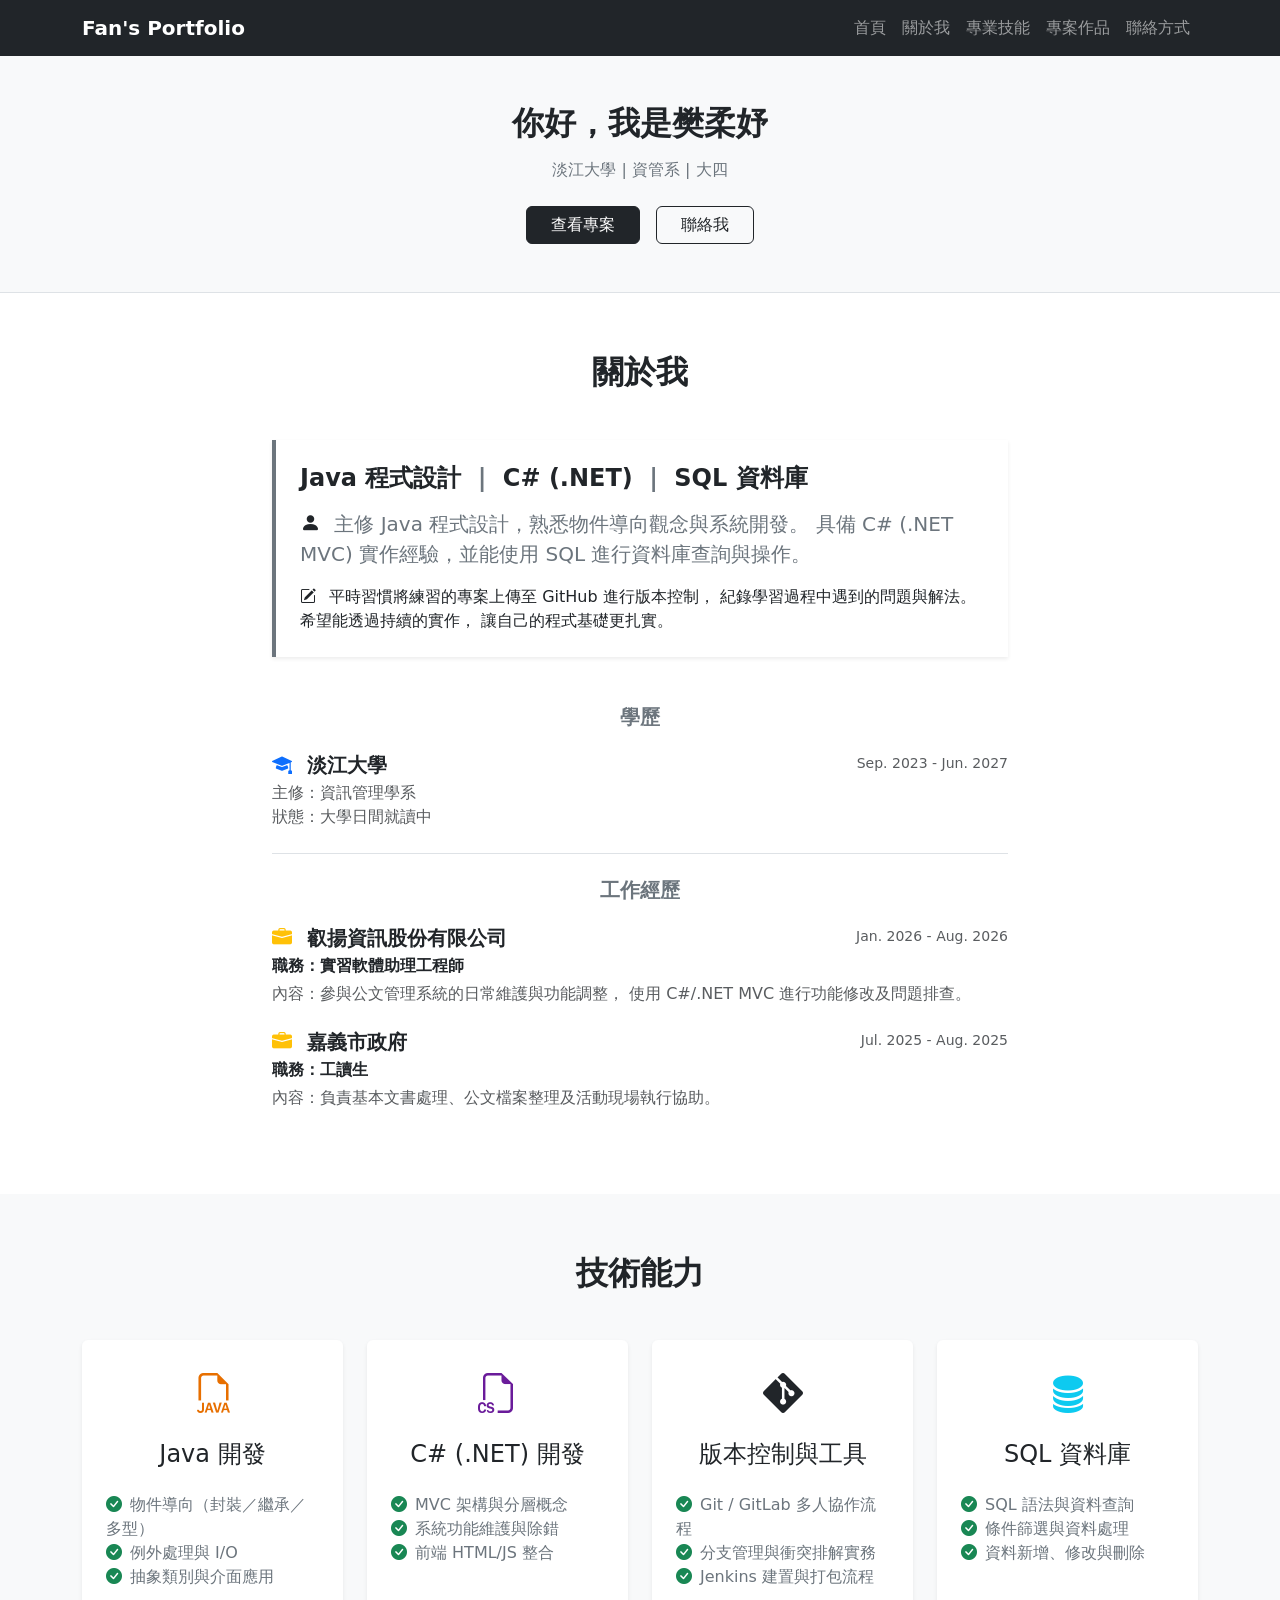
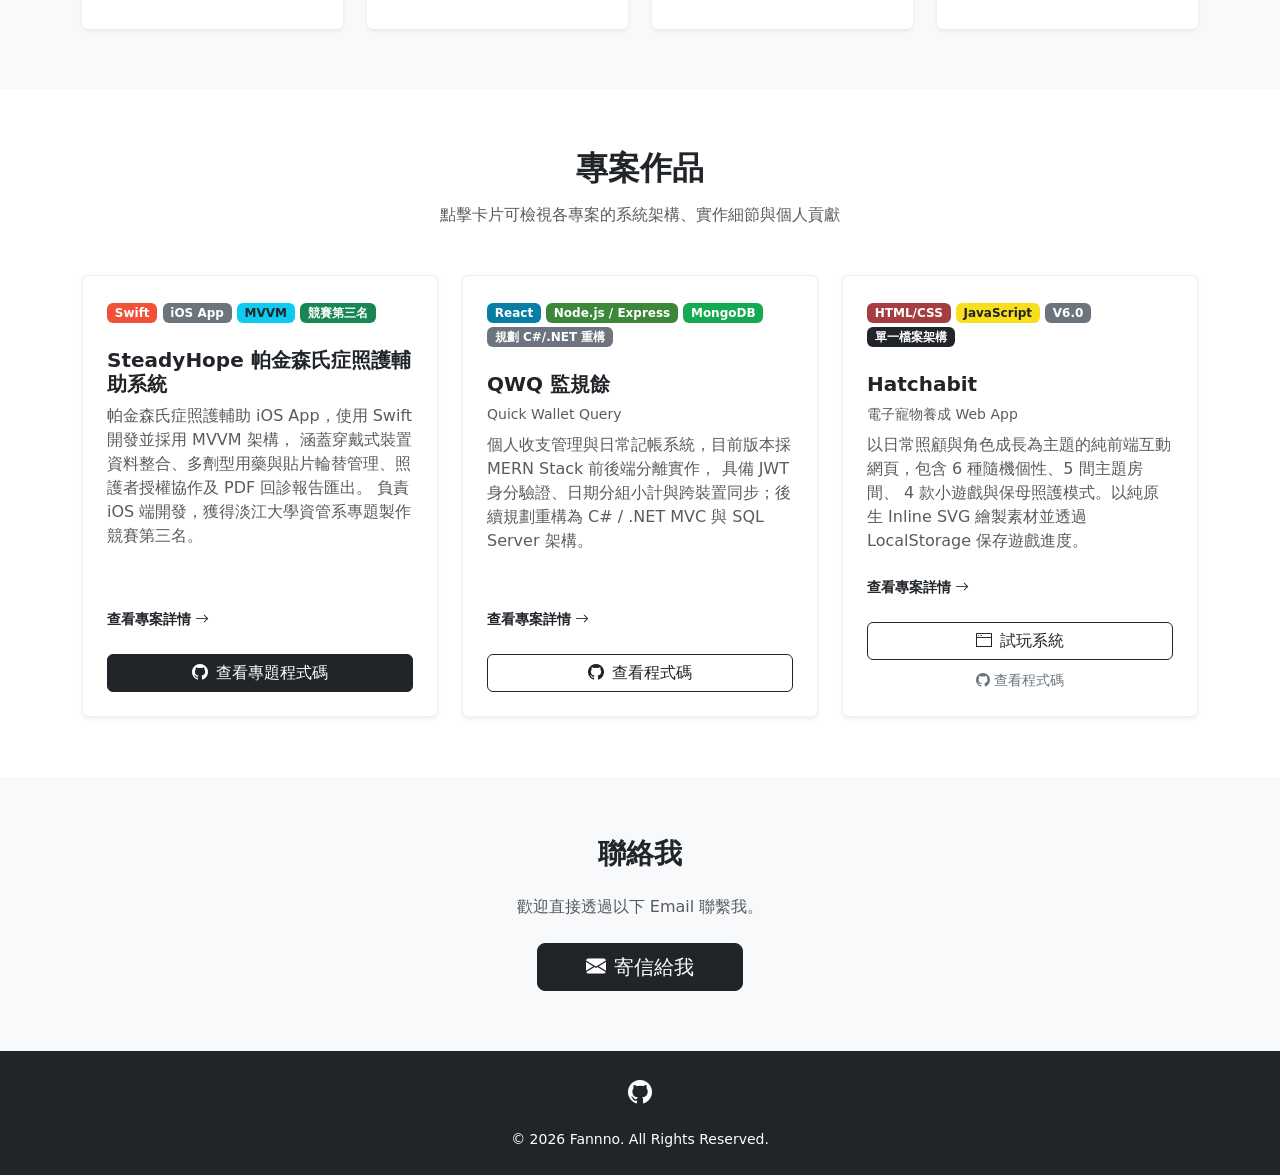
<file: index.html>
<!DOCTYPE html>
<html lang="zh-Hant">

<head>
  <meta charset="UTF-8">
  <meta name="viewport" content="width=device-width, initial-scale=1.0">
  <title>樊柔妤 | 個人作品集</title>

  <link href="https://cdn.jsdelivr.net/npm/bootstrap@5.3.0/dist/css/bootstrap.min.css" rel="stylesheet">
  <link rel="stylesheet" href="https://cdn.jsdelivr.net/npm/bootstrap-icons@1.11.0/font/bootstrap-icons.min.css">
  <link rel="stylesheet" href="assets/css/style.css">
</head>

<body>

  <!-- 導覽列 -->
  <nav class="navbar navbar-expand-lg navbar-dark bg-dark sticky-top">
    <div class="container">
      <a class="navbar-brand fw-bold" href="#home">Fan's Portfolio</a>

      <button class="navbar-toggler" type="button"
        data-bs-toggle="collapse" data-bs-target="#navbarNav"
        aria-controls="navbarNav" aria-expanded="false" aria-label="切換導覽列">
        <span class="navbar-toggler-icon"></span>
      </button>

      <div class="collapse navbar-collapse" id="navbarNav">
        <ul class="navbar-nav ms-auto">
          <li class="nav-item"><a class="nav-link" href="#home">首頁</a></li>
          <li class="nav-item"><a class="nav-link" href="#about">關於我</a></li>
          <li class="nav-item"><a class="nav-link" href="#skills">專業技能</a></li>
          <li class="nav-item"><a class="nav-link" href="#portfolio">專案作品</a></li>
          <li class="nav-item"><a class="nav-link" href="#contact">聯絡方式</a></li>
        </ul>
      </div>
    </div>
  </nav>

  <!-- 首頁 -->
  <section id="home" class="py-5 bg-light border-bottom">
    <div class="container text-center">
      <h2 class="fw-bold mb-3">你好，我是樊柔妤</h2>

      <p class="lead text-secondary mb-4 fs-6">
        淡江大學 | 資管系 | 大四
      </p>

      <div class="d-flex justify-content-center gap-3">
        <a href="#portfolio" class="btn btn-dark px-4">查看專案</a>
        <a href="#contact" class="btn btn-outline-dark px-4">聯絡我</a>
      </div>
    </div>
  </section>

  <!-- 關於我 -->
  <section id="about" class="bg-white">
    <div class="container">
      <div class="row justify-content-center">
        <div class="col-lg-8">

          <h2 class="mb-5 fw-bold text-center">關於我</h2>

          <div class="p-4 mb-5 border-start border-4 border-secondary bg-white shadow-sm">
            <h4 class="fw-bold mb-3 text-dark">
              Java 程式設計 <span class="text-secondary mx-2">|</span>
              C# (.NET) <span class="text-secondary mx-2">|</span>
              SQL 資料庫
            </h4>

            <p class="lead text-secondary mb-3">
              <i class="bi bi-person-fill text-dark me-2"></i>
              主修 <strong>Java 程式設計</strong>，熟悉物件導向觀念與系統開發。
              具備 <strong>C# (.NET MVC)</strong> 實作經驗，並能使用
              <strong>SQL</strong> 進行資料庫查詢與操作。
            </p>

            <p class="mb-0">
              <i class="bi bi-pencil-square text-dark me-2"></i>
              平時習慣將練習的專案上傳至 GitHub 進行版本控制，
              紀錄學習過程中遇到的問題與解法。希望能透過持續的實作，
              讓自己的程式基礎更扎實。
            </p>
          </div>

          <!-- 學歷 -->
          <h5 class="fw-bold text-center text-secondary mb-4">學歷</h5>

          <div>
            <div class="timeline-heading mb-1">
              <h6 class="fw-bold fs-5 mb-0">
                <i class="bi bi-mortarboard-fill text-primary me-2"></i>
                淡江大學
              </h6>
              <span class="small text-muted timeline-date">Sep. 2023 - Jun. 2027</span>
            </div>

            <p class="text-muted mb-0">主修：資訊管理學系</p>
            <p class="text-muted mb-0">狀態：大學日間就讀中</p>
          </div>

          <div class="mb-4 pb-4 border-bottom"></div>

          <!-- 工作經歷 -->
          <h5 class="fw-bold text-center text-secondary mb-4">工作經歷</h5>

          <div class="mb-4">
            <div class="timeline-heading mb-1">
              <h6 class="fw-bold fs-5 mb-0">
                <i class="bi bi-briefcase-fill text-warning me-2"></i>
                叡揚資訊股份有限公司
              </h6>
              <span class="small text-muted timeline-date">Jan. 2026 - Aug. 2026</span>
            </div>

            <p class="fw-bold text-dark mb-1">職務：實習軟體助理工程師</p>
            <p class="text-muted mb-0">
              內容：參與公文管理系統的日常維護與功能調整，
              使用 C#/.NET MVC 進行功能修改及問題排查。
            </p>
          </div>

          <div class="mb-4">
            <div class="timeline-heading mb-1">
              <h6 class="fw-bold fs-5 mb-0">
                <i class="bi bi-briefcase-fill text-warning me-2"></i>
                嘉義市政府
              </h6>
              <span class="small text-muted timeline-date">Jul. 2025 - Aug. 2025</span>
            </div>

            <p class="fw-bold text-dark mb-1">職務：工讀生</p>
            <p class="text-muted mb-0">
              內容：負責基本文書處理、公文檔案整理及活動現場執行協助。
            </p>
          </div>

        </div>
      </div>
    </div>
  </section>

  <!-- 技術能力 -->
  <section id="skills" class="bg-light">
    <div class="container">
      <h2 class="text-center mb-5 fw-bold">技術能力</h2>

      <div class="row g-4 justify-content-center">

        <!-- Java -->
        <div class="col-lg-3 col-md-6">
          <div class="card h-100 text-center p-4 border-0 shadow-sm">
            <div class="fs-1 mb-3">
              <i class="bi bi-filetype-java" style="color: #E76F00;"></i>
            </div>

            <h4 class="card-title">Java 開發</h4>

            <ul class="list-unstyled text-secondary mt-3 text-start d-inline-block">
              <li><i class="bi bi-check-circle-fill text-success me-2"></i>物件導向（封裝／繼承／多型）</li>
              <li><i class="bi bi-check-circle-fill text-success me-2"></i>例外處理與 I/O</li>
              <li><i class="bi bi-check-circle-fill text-success me-2"></i>抽象類別與介面應用</li>
            </ul>
          </div>
        </div>

        <!-- C# / .NET -->
        <div class="col-lg-3 col-md-6">
          <div class="card h-100 text-center p-4 border-0 shadow-sm">
            <div class="fs-1 mb-3" style="color: #6a1b9a;">
              <i class="bi bi-filetype-cs"></i>
            </div>

            <h4 class="card-title">C# (.NET) 開發</h4>

            <ul class="list-unstyled text-secondary mt-3 text-start d-inline-block">
              <li><i class="bi bi-check-circle-fill text-success me-2"></i>MVC 架構與分層概念</li>
              <li><i class="bi bi-check-circle-fill text-success me-2"></i>系統功能維護與除錯</li>
              <li><i class="bi bi-check-circle-fill text-success me-2"></i>前端 HTML/JS 整合</li>
            </ul>
          </div>
        </div>

        <!-- 版本控制 -->
        <div class="col-lg-3 col-md-6">
          <div class="card h-100 text-center p-4 border-0 shadow-sm">
            <div class="fs-1 text-dark mb-3">
              <i class="bi bi-git"></i>
            </div>

            <h4 class="card-title">版本控制與工具</h4>

            <ul class="list-unstyled text-secondary mt-3 text-start d-inline-block">
              <li><i class="bi bi-check-circle-fill text-success me-2"></i>Git / GitLab 多人協作流程</li>
              <li><i class="bi bi-check-circle-fill text-success me-2"></i>分支管理與衝突排解實務</li>
              <li><i class="bi bi-check-circle-fill text-success me-2"></i>Jenkins 建置與打包流程</li>
            </ul>
          </div>
        </div>

        <!-- SQL -->
        <div class="col-lg-3 col-md-6">
          <div class="card h-100 text-center p-4 border-0 shadow-sm">
            <div class="fs-1 text-info mb-3">
              <i class="bi bi-database-fill"></i>
            </div>

            <h4 class="card-title">SQL 資料庫</h4>

            <ul class="list-unstyled text-secondary mt-3 text-start d-inline-block">
              <li><i class="bi bi-check-circle-fill text-success me-2"></i>SQL 語法與資料查詢</li>
              <li><i class="bi bi-check-circle-fill text-success me-2"></i>條件篩選與資料處理</li>
              <li><i class="bi bi-check-circle-fill text-success me-2"></i>資料新增、修改與刪除</li>
            </ul>
          </div>
        </div>

      </div>
    </div>
  </section>

  <!-- 專案作品 -->
  <section id="portfolio" class="bg-white">
    <div class="container">
      <h2 class="text-center mb-3 fw-bold">專案作品</h2>
      <p class="text-center text-muted mb-5">點擊卡片可檢視各專案的系統架構、實作細節與個人貢獻</p>

      <div class="row g-4">

        <!-- SteadyHope -->
        <div class="col-lg-4 col-md-6">
          <div class="card h-100 border-0 shadow-sm project-card">

            <div class="card-header bg-transparent border-0 pt-4 px-4 project-badges">
              <span class="badge badge-swift">Swift</span>
              <span class="badge bg-secondary">iOS App</span>
              <span class="badge bg-info text-dark">MVVM</span>
              <span class="badge bg-success">競賽第三名</span>
            </div>

            <div class="card-body px-4 d-flex flex-column">
              <h5 class="card-title fw-bold">
                <a href="projects/steadyhope.html" class="text-decoration-none text-dark stretched-link">
                  SteadyHope 帕金森氏症照護輔助系統
                </a>
              </h5>

              <p class="card-text text-muted flex-grow-1">
                帕金森氏症照護輔助 iOS App，使用 Swift 開發並採用 MVVM 架構，
                涵蓋穿戴式裝置資料整合、多劑型用藥與貼片輪替管理、照護者授權協作及 PDF 回診報告匯出。
                負責 iOS 端開發，獲得淡江大學資管系專題製作競賽第三名。
              </p>

              <div class="project-card-action text-dark small fw-semibold mt-2">
                查看專案詳情 <i class="bi bi-arrow-right ms-1"></i>
              </div>
            </div>

            <div class="card-footer bg-transparent border-0 px-4 pb-4 project-card-links">
              <a href="https://github.com/Fannno/SteadyHope-iOS"
                target="_blank" rel="noopener noreferrer"
                class="btn btn-dark w-100">
                <i class="bi bi-github me-2"></i>查看專題程式碼
              </a>
            </div>

          </div>
        </div>

        <!-- QWQ 監規餘 -->
        <div class="col-lg-4 col-md-6">
          <div class="card h-100 border-0 shadow-sm project-card">

            <div class="card-header bg-transparent border-0 pt-4 px-4 project-badges">
              <span class="badge badge-react">React</span>
              <span class="badge badge-node">Node.js / Express</span>
              <span class="badge badge-mongodb">MongoDB</span>
              <span class="badge bg-secondary">規劃 C#/.NET 重構</span>
            </div>

            <div class="card-body px-4 d-flex flex-column">
              <h5 class="card-title fw-bold">
                <a href="projects/qwq.html" class="text-decoration-none text-dark stretched-link">
                  QWQ 監規餘
                </a>
              </h5>
              <p class="text-muted small mb-2">Quick Wallet Query</p>

              <p class="card-text text-muted flex-grow-1">
                個人收支管理與日常記帳系統，目前版本採 MERN Stack 前後端分離實作，
                具備 JWT 身分驗證、日期分組小計與跨裝置同步；後續規劃重構為 C# / .NET MVC 與 SQL Server 架構。
              </p>

              <div class="project-card-action text-dark small fw-semibold mt-2">
                查看專案詳情 <i class="bi bi-arrow-right ms-1"></i>
              </div>
            </div>

            <div class="card-footer bg-transparent border-0 px-4 pb-4 project-card-links">
              <a href="https://github.com/Fannno/114_web_endterm_project"
                target="_blank" rel="noopener noreferrer"
                class="btn btn-outline-dark w-100">
                <i class="bi bi-github me-2"></i>查看程式碼
              </a>
            </div>

          </div>
        </div>

        <!-- Hatchabit -->
        <div class="col-lg-4 col-md-6">
          <div class="card h-100 border-0 shadow-sm project-card">

            <div class="card-header bg-transparent border-0 pt-4 px-4 project-badges">
              <span class="badge badge-html">HTML/CSS</span>
              <span class="badge badge-javascript">JavaScript</span>
              <span class="badge bg-secondary">V6.0</span>
              <span class="badge bg-dark">單一檔案架構</span>
            </div>

            <div class="card-body px-4 d-flex flex-column">
              <h5 class="card-title fw-bold">
                <a href="projects/hatchabit.html" class="text-decoration-none text-dark stretched-link">
                  Hatchabit
                </a>
              </h5>
              <p class="text-muted small mb-2">電子寵物養成 Web App</p>

              <p class="card-text text-muted flex-grow-1">
                以日常照顧與角色成長為主題的純前端互動網頁，包含 6 種隨機個性、5 間主題房間、
                4 款小遊戲與保母照護模式。以純原生 Inline SVG 繪製素材並透過 LocalStorage 保存遊戲進度。
              </p>

              <div class="project-card-action text-dark small fw-semibold mt-2">
                查看專案詳情 <i class="bi bi-arrow-right ms-1"></i>
              </div>
            </div>

            <div class="card-footer bg-transparent border-0 px-4 pb-4 project-card-links">
              <a href="https://fannno.github.io/hatchabit/"
                target="_blank" rel="noopener noreferrer"
                class="btn btn-outline-dark w-100">
                <i class="bi bi-window-fullscreen me-2"></i>試玩系統
              </a>

              <div class="mt-2 text-center">
                <a href="https://github.com/Fannno/hatchabit"
                  target="_blank" rel="noopener noreferrer"
                  class="text-secondary text-decoration-none small">
                  <i class="bi bi-github me-1"></i>查看程式碼
                </a>
              </div>
            </div>

          </div>
        </div>

      </div>
    </div>
  </section>

  <!-- 聯絡方式 -->
  <section id="contact" class="bg-light text-center">
    <div class="container">
      <h3 class="mb-4 fw-bold">聯絡我</h3>
      <p class="mb-4 text-muted">歡迎直接透過以下 Email 聯繫我。</p>

      <a href="mailto:tweety94430@gmail.com" class="btn btn-dark btn-lg px-5">
        <i class="bi bi-envelope-fill me-2"></i>寄信給我
      </a>
    </div>
  </section>

  <!-- 頁尾 -->
  <footer class="bg-dark text-white text-center py-4">
    <div class="container">
      <div class="mb-3">
        <a href="https://github.com/Fannno"
          target="_blank" rel="noopener noreferrer"
          class="text-white mx-3 text-decoration-none"
          aria-label="GitHub 個人頁面">
          <i class="bi bi-github fs-4"></i>
        </a>
      </div>

      <small>&copy; 2026 Fannno. All Rights Reserved.</small>
    </div>
  </footer>

  <script src="https://cdn.jsdelivr.net/npm/bootstrap@5.3.0/dist/js/bootstrap.bundle.min.js"></script>
  <script src="assets/js/main.js"></script>
</body>

</html>
</file>
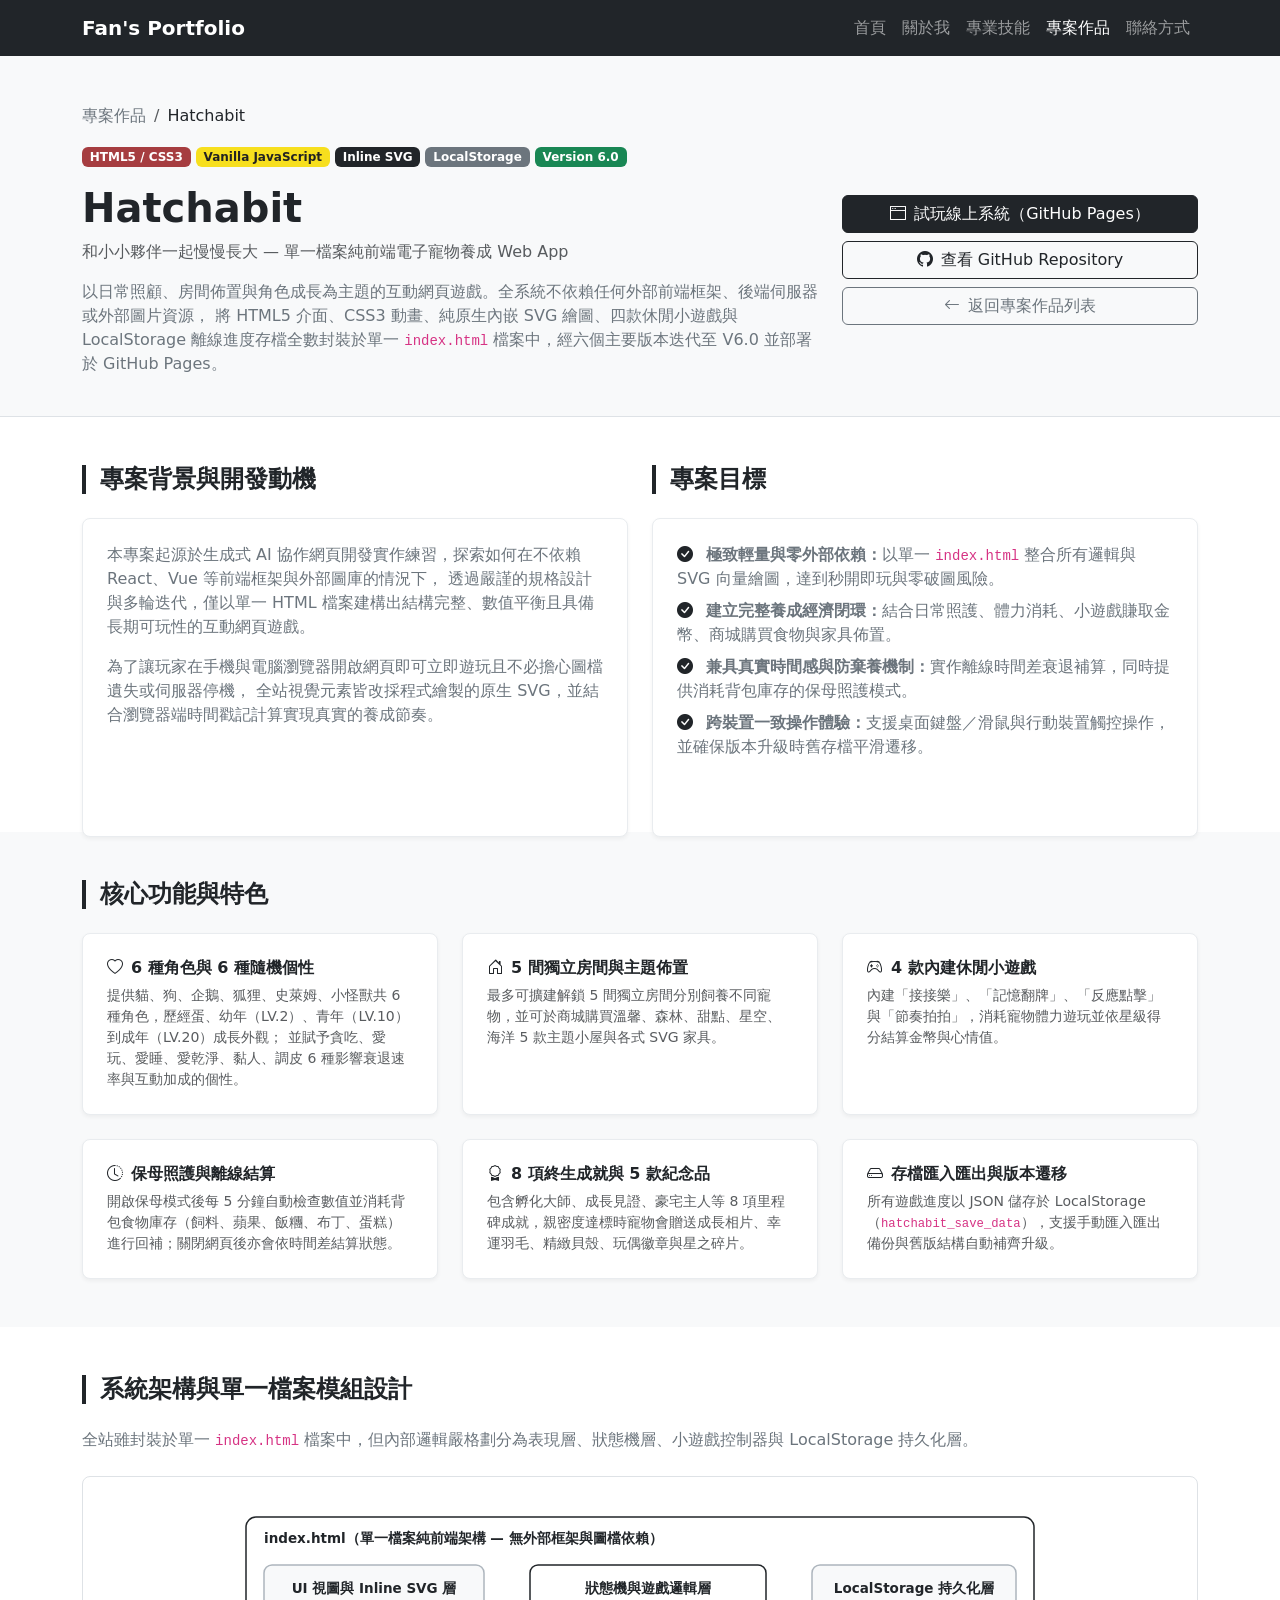
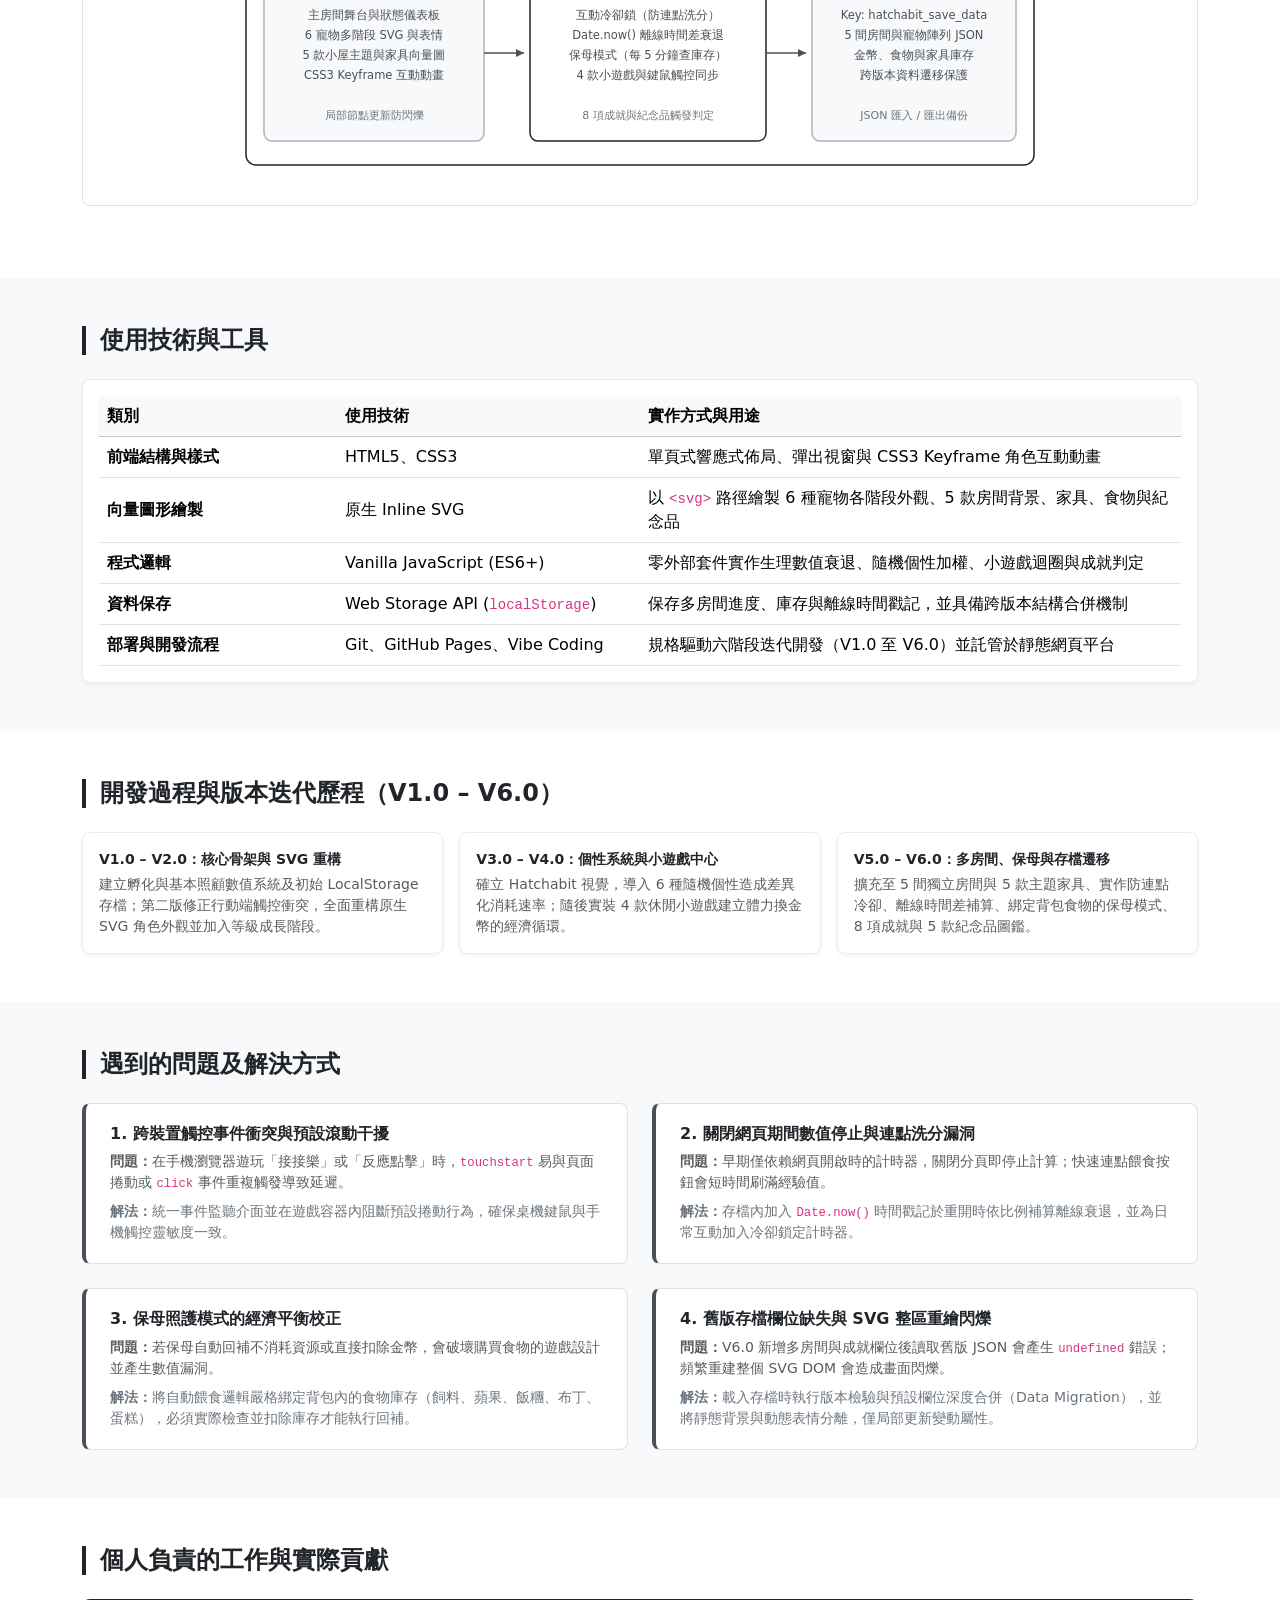
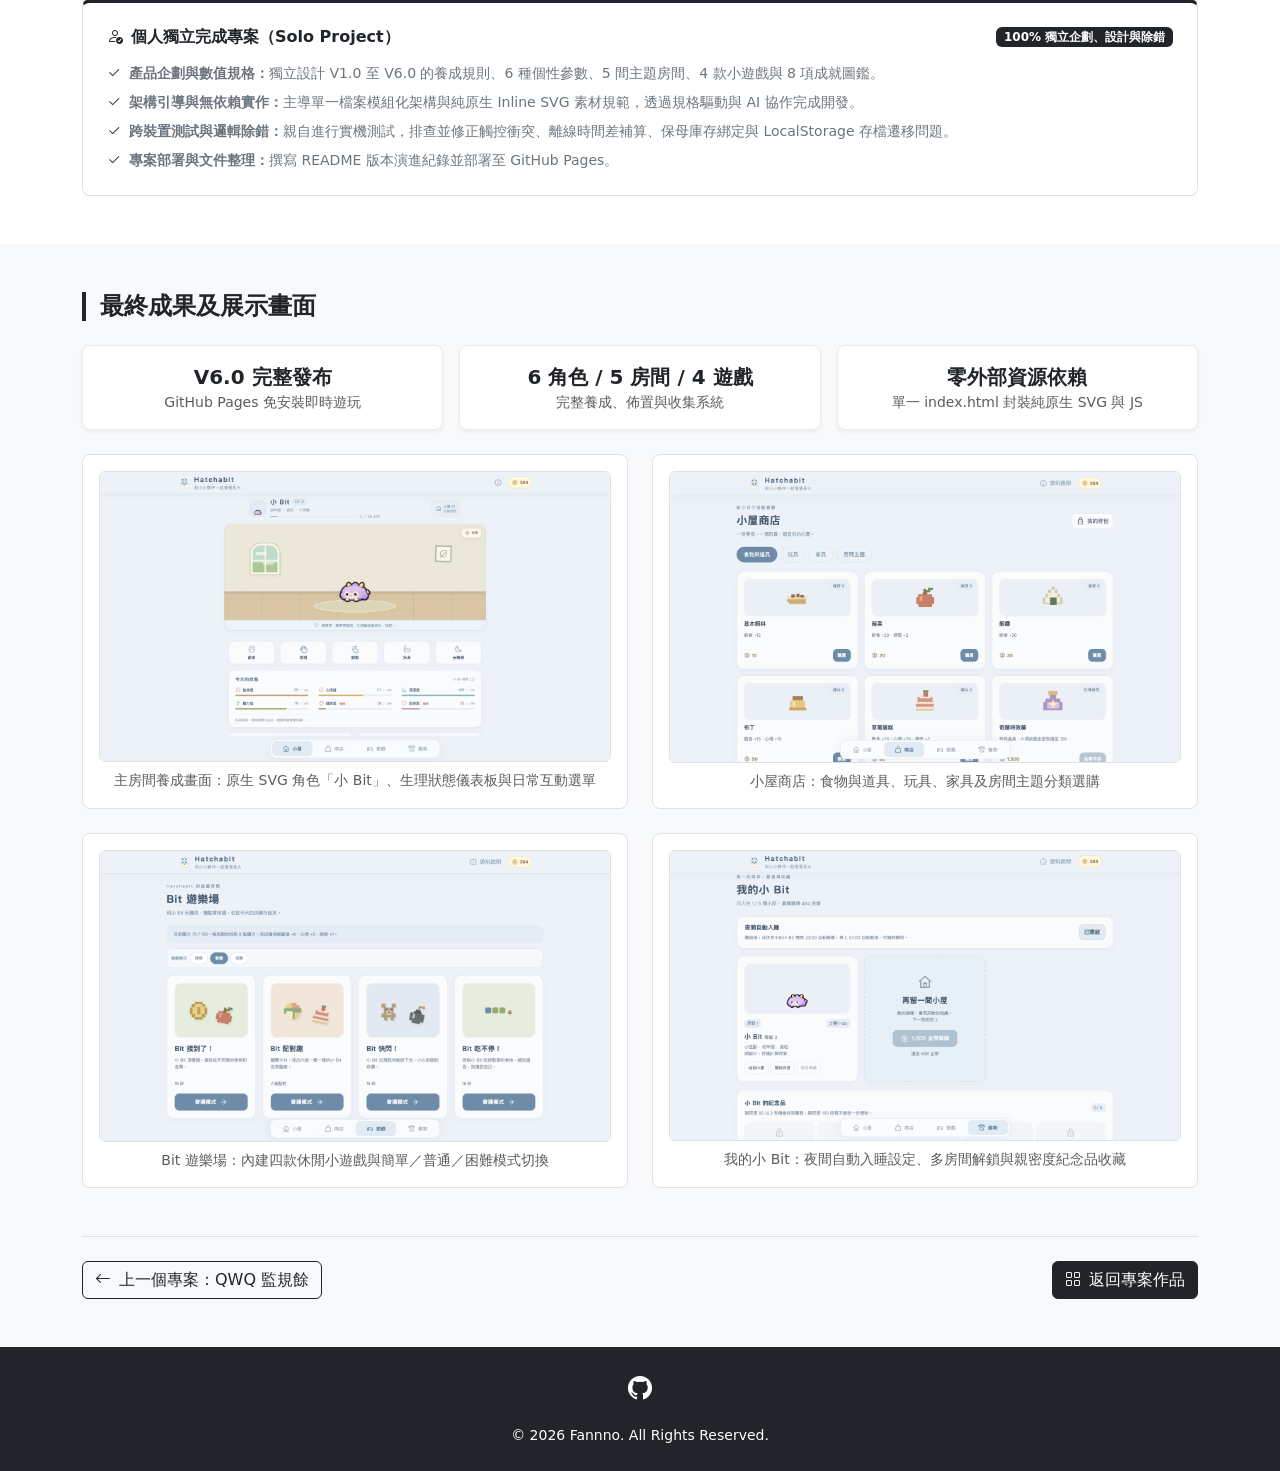
<file: projects/hatchabit.html>
<!DOCTYPE html>
<html lang="zh-Hant">

<head>
  <meta charset="UTF-8">
  <meta name="viewport" content="width=device-width, initial-scale=1.0">
  <title>Hatchabit 電子寵物養成 Web App | 樊柔妤作品集</title>

  <link href="https://cdn.jsdelivr.net/npm/bootstrap@5.3.0/dist/css/bootstrap.min.css" rel="stylesheet">
  <link rel="stylesheet" href="https://cdn.jsdelivr.net/npm/bootstrap-icons@1.11.0/font/bootstrap-icons.min.css">
  <link rel="stylesheet" href="../assets/css/style.css">
</head>

<body>

  <!-- 導覽列 -->
  <nav class="navbar navbar-expand-lg navbar-dark bg-dark sticky-top">
    <div class="container">
      <a class="navbar-brand fw-bold" href="../index.html#home">Fan's Portfolio</a>

      <button class="navbar-toggler" type="button"
        data-bs-toggle="collapse" data-bs-target="#navbarNav"
        aria-controls="navbarNav" aria-expanded="false" aria-label="切換導覽列">
        <span class="navbar-toggler-icon"></span>
      </button>

      <div class="collapse navbar-collapse" id="navbarNav">
        <ul class="navbar-nav ms-auto">
          <li class="nav-item"><a class="nav-link" href="../index.html#home">首頁</a></li>
          <li class="nav-item"><a class="nav-link" href="../index.html#about">關於我</a></li>
          <li class="nav-item"><a class="nav-link" href="../index.html#skills">專業技能</a></li>
          <li class="nav-item"><a class="nav-link active" href="../index.html#portfolio">專案作品</a></li>
          <li class="nav-item"><a class="nav-link" href="../index.html#contact">聯絡方式</a></li>
        </ul>
      </div>
    </div>
  </nav>

  <!-- 1. 專案名稱、簡介與外部連結 -->
  <header class="project-hero">
    <div class="container">
      <nav aria-label="breadcrumb" class="mb-3">
        <ol class="breadcrumb mb-0 small">
          <li class="breadcrumb-item"><a href="../index.html#portfolio" class="text-decoration-none text-secondary">專案作品</a></li>
          <li class="breadcrumb-item active text-dark" aria-current="page">Hatchabit</li>
        </ol>
      </nav>

      <div class="row align-items-center g-4">
        <div class="col-lg-8">
          <div class="project-badges mb-3">
            <span class="badge badge-html">HTML5 / CSS3</span>
            <span class="badge badge-javascript">Vanilla JavaScript</span>
            <span class="badge bg-dark">Inline SVG</span>
            <span class="badge bg-secondary">LocalStorage</span>
            <span class="badge bg-success">Version 6.0</span>
          </div>

          <h1 class="fw-bold mb-2">Hatchabit</h1>
          <p class="text-muted mb-3">和小小夥伴一起慢慢長大 — 單一檔案純前端電子寵物養成 Web App</p>
          <p class="lead fs-6 text-secondary mb-0">
            以日常照顧、房間佈置與角色成長為主題的互動網頁遊戲。全系統不依賴任何外部前端框架、後端伺服器或外部圖片資源，
            將 HTML5 介面、CSS3 動畫、純原生內嵌 SVG 繪圖、四款休閒小遊戲與 LocalStorage 離線進度存檔全數封裝於單一
            <code>index.html</code> 檔案中，經六個主要版本迭代至 V6.0 並部署於 GitHub Pages。
          </p>
        </div>

        <div class="col-lg-4 d-flex flex-column gap-2">
          <a href="https://fannno.github.io/hatchabit/"
            target="_blank" rel="noopener noreferrer"
            class="btn btn-dark">
            <i class="bi bi-window-fullscreen me-2"></i>試玩線上系統（GitHub Pages）
          </a>
          <a href="https://github.com/Fannno/hatchabit"
            target="_blank" rel="noopener noreferrer"
            class="btn btn-outline-dark">
            <i class="bi bi-github me-2"></i>查看 GitHub Repository
          </a>
          <a href="../index.html#portfolio" class="btn btn-outline-secondary">
            <i class="bi bi-arrow-left me-2"></i>返回專案作品列表
          </a>
        </div>
      </div>
    </div>
  </header>

  <!-- 2 & 3. 專案背景與開發動機、專案目標 -->
  <section class="project-section bg-white">
    <div class="container">
      <div class="row g-4">
        <div class="col-lg-6">
          <h2 class="h4 section-heading">專案背景與開發動機</h2>
          <div class="info-panel p-4 h-100">
            <p class="text-secondary mb-3">
              本專案起源於生成式 AI 協作網頁開發實作練習，探索如何在不依賴 React、Vue 等前端框架與外部圖庫的情況下，
              透過嚴謹的規格設計與多輪迭代，僅以單一 HTML 檔案建構出結構完整、數值平衡且具備長期可玩性的互動網頁遊戲。
            </p>
            <p class="text-secondary mb-0">
              為了讓玩家在手機與電腦瀏覽器開啟網頁即可立即遊玩且不必擔心圖檔遺失或伺服器停機，
              全站視覺元素皆改採程式繪製的原生 SVG，並結合瀏覽器端時間戳記計算實現真實的養成節奏。
            </p>
          </div>
        </div>

        <div class="col-lg-6">
          <h2 class="h4 section-heading">專案目標</h2>
          <div class="info-panel p-4 h-100">
            <ul class="list-unstyled text-secondary mb-0 d-flex flex-column gap-2">
              <li>
                <i class="bi bi-check-circle-fill text-dark me-2"></i>
                <strong>極致輕量與零外部依賴：</strong>以單一 <code>index.html</code> 整合所有邏輯與 SVG 向量繪圖，達到秒開即玩與零破圖風險。
              </li>
              <li>
                <i class="bi bi-check-circle-fill text-dark me-2"></i>
                <strong>建立完整養成經濟閉環：</strong>結合日常照護、體力消耗、小遊戲賺取金幣、商城購買食物與家具佈置。
              </li>
              <li>
                <i class="bi bi-check-circle-fill text-dark me-2"></i>
                <strong>兼具真實時間感與防棄養機制：</strong>實作離線時間差衰退補算，同時提供消耗背包庫存的保母照護模式。
              </li>
              <li>
                <i class="bi bi-check-circle-fill text-dark me-2"></i>
                <strong>跨裝置一致操作體驗：</strong>支援桌面鍵盤／滑鼠與行動裝置觸控操作，並確保版本升級時舊存檔平滑遷移。
              </li>
            </ul>
          </div>
        </div>
      </div>
    </div>
  </section>

  <!-- 4. 核心功能與特色 -->
  <section class="project-section bg-light">
    <div class="container">
      <h2 class="h4 section-heading">核心功能與特色</h2>

      <div class="row g-4">
        <div class="col-md-6 col-lg-4">
          <div class="info-panel p-4 h-100">
            <h3 class="h6 fw-bold mb-2"><i class="bi bi-heart me-2"></i>6 種角色與 6 種隨機個性</h3>
            <p class="text-muted small mb-0">
              提供貓、狗、企鵝、狐狸、史萊姆、小怪獸共 6 種角色，歷經蛋、幼年（LV.2）、青年（LV.10）到成年（LV.20）成長外觀；
              並賦予貪吃、愛玩、愛睡、愛乾淨、黏人、調皮 6 種影響衰退速率與互動加成的個性。
            </p>
          </div>
        </div>

        <div class="col-md-6 col-lg-4">
          <div class="info-panel p-4 h-100">
            <h3 class="h6 fw-bold mb-2"><i class="bi bi-house-door me-2"></i>5 間獨立房間與主題佈置</h3>
            <p class="text-muted small mb-0">
              最多可擴建解鎖 5 間獨立房間分別飼養不同寵物，並可於商城購買溫馨、森林、甜點、星空、海洋 5 款主題小屋與各式 SVG 家具。
            </p>
          </div>
        </div>

        <div class="col-md-6 col-lg-4">
          <div class="info-panel p-4 h-100">
            <h3 class="h6 fw-bold mb-2"><i class="bi bi-controller me-2"></i>4 款內建休閒小遊戲</h3>
            <p class="text-muted small mb-0">
              內建「接接樂」、「記憶翻牌」、「反應點擊」與「節奏拍拍」，消耗寵物體力遊玩並依星級得分結算金幣與心情值。
            </p>
          </div>
        </div>

        <div class="col-md-6 col-lg-4">
          <div class="info-panel p-4 h-100">
            <h3 class="h6 fw-bold mb-2"><i class="bi bi-clock-history me-2"></i>保母照護與離線結算</h3>
            <p class="text-muted small mb-0">
              開啟保母模式後每 5 分鐘自動檢查數值並消耗背包食物庫存（飼料、蘋果、飯糰、布丁、蛋糕）進行回補；關閉網頁後亦會依時間差結算狀態。
            </p>
          </div>
        </div>

        <div class="col-md-6 col-lg-4">
          <div class="info-panel p-4 h-100">
            <h3 class="h6 fw-bold mb-2"><i class="bi bi-award me-2"></i>8 項終生成就與 5 款紀念品</h3>
            <p class="text-muted small mb-0">
              包含孵化大師、成長見證、豪宅主人等 8 項里程碑成就，親密度達標時寵物會贈送成長相片、幸運羽毛、精緻貝殼、玩偶徽章與星之碎片。
            </p>
          </div>
        </div>

        <div class="col-md-6 col-lg-4">
          <div class="info-panel p-4 h-100">
            <h3 class="h6 fw-bold mb-2"><i class="bi bi-hdd me-2"></i>存檔匯入匯出與版本遷移</h3>
            <p class="text-muted small mb-0">
              所有遊戲進度以 JSON 儲存於 LocalStorage（<code>hatchabit_save_data</code>），支援手動匯入匯出備份與舊版結構自動補齊升級。
            </p>
          </div>
        </div>
      </div>
    </div>
  </section>

  <!-- 5. 系統架構與資料處理流程 -->
  <section class="project-section bg-white">
    <div class="container">
      <h2 class="h4 section-heading">系統架構與單一檔案模組設計</h2>
      <p class="text-secondary mb-4">
        全站雖封裝於單一 <code>index.html</code> 檔案中，但內部邏輯嚴格劃分為表現層、狀態機層、小遊戲控制器與 LocalStorage 持久化層。
      </p>

      <div class="arch-diagram-box mb-4">
        <svg viewBox="0 0 820 280" xmlns="http://www.w3.org/2000/svg" role="img" aria-label="Hatchabit 單一檔案純前端架構圖">
          <defs>
            <marker id="hb-arrow" viewBox="0 0 10 10" refX="8" refY="5" markerWidth="7" markerHeight="7" orient="auto-start-reverse">
              <path d="M 0 1 L 8 5 L 0 9 z" fill="#495057"/>
            </marker>
          </defs>

          <!-- 外層容器 -->
          <rect x="16" y="16" width="788" height="248" rx="10" fill="#ffffff" stroke="#212529" stroke-width="1.5"/>
          <text x="34" y="42" font-size="13.5" font-weight="700" fill="#212529">index.html（單一檔案純前端架構 — 無外部框架與圖檔依賴）</text>

          <!-- 左：UI & SVG -->
          <rect x="34" y="64" width="220" height="176" rx="8" fill="#f8f9fa" stroke="#adb5bd" stroke-width="1.5"/>
          <text x="144" y="92" text-anchor="middle" font-size="13.5" font-weight="700" fill="#212529">UI 視圖與 Inline SVG 層</text>
          <text x="144" y="118" text-anchor="middle" font-size="11.5" fill="#495057">主房間舞台與狀態儀表板</text>
          <text x="144" y="138" text-anchor="middle" font-size="11.5" fill="#495057">6 寵物多階段 SVG 與表情</text>
          <text x="144" y="158" text-anchor="middle" font-size="11.5" fill="#495057">5 款小屋主題與家具向量圖</text>
          <text x="144" y="178" text-anchor="middle" font-size="11.5" fill="#495057">CSS3 Keyframe 互動動畫</text>
          <text x="144" y="218" text-anchor="middle" font-size="11" fill="#6c757d">局部節點更新防閃爍</text>

          <line x1="254" y1="152" x2="294" y2="152" stroke="#495057" stroke-width="1.5" marker-end="url(#hb-arrow)"/>

          <!-- 中：狀態機與遊戲 -->
          <rect x="300" y="64" width="236" height="176" rx="8" fill="#ffffff" stroke="#212529" stroke-width="1.5"/>
          <text x="418" y="92" text-anchor="middle" font-size="13.5" font-weight="700" fill="#212529">狀態機與遊戲邏輯層</text>
          <text x="418" y="118" text-anchor="middle" font-size="11.5" fill="#495057">互動冷卻鎖（防連點洗分）</text>
          <text x="418" y="138" text-anchor="middle" font-size="11.5" fill="#495057">Date.now() 離線時間差衰退</text>
          <text x="418" y="158" text-anchor="middle" font-size="11.5" fill="#495057">保母模式（每 5 分鐘查庫存）</text>
          <text x="418" y="178" text-anchor="middle" font-size="11.5" fill="#495057">4 款小遊戲與鍵鼠觸控同步</text>
          <text x="418" y="218" text-anchor="middle" font-size="11" fill="#6c757d">8 項成就與紀念品觸發判定</text>

          <line x1="536" y1="152" x2="576" y2="152" stroke="#495057" stroke-width="1.5" marker-end="url(#hb-arrow)"/>

          <!-- 右：LocalStorage -->
          <rect x="582" y="64" width="204" height="176" rx="8" fill="#f8f9fa" stroke="#adb5bd" stroke-width="1.5"/>
          <text x="684" y="92" text-anchor="middle" font-size="13.5" font-weight="700" fill="#212529">LocalStorage 持久化層</text>
          <text x="684" y="118" text-anchor="middle" font-size="11.5" fill="#495057">Key: hatchabit_save_data</text>
          <text x="684" y="138" text-anchor="middle" font-size="11.5" fill="#495057">5 間房間與寵物陣列 JSON</text>
          <text x="684" y="158" text-anchor="middle" font-size="11.5" fill="#495057">金幣、食物與家具庫存</text>
          <text x="684" y="178" text-anchor="middle" font-size="11.5" fill="#495057">跨版本資料遷移保護</text>
          <text x="684" y="218" text-anchor="middle" font-size="11" fill="#6c757d">JSON 匯入 / 匯出備份</text>
        </svg>
      </div>
    </div>
  </section>

  <!-- 6. 使用技術與工具 -->
  <section class="project-section bg-light">
    <div class="container">
      <h2 class="h4 section-heading">使用技術與工具</h2>

      <div class="table-responsive info-panel p-3">
        <table class="table table-hover align-middle mb-0">
          <thead class="table-light">
            <tr>
              <th style="width: 22%;">類別</th>
              <th style="width: 28%;">使用技術</th>
              <th>實作方式與用途</th>
            </tr>
          </thead>
          <tbody>
            <tr>
              <td class="fw-semibold">前端結構與樣式</td>
              <td>HTML5、CSS3</td>
              <td>單頁式響應式佈局、彈出視窗與 CSS3 Keyframe 角色互動動畫</td>
            </tr>
            <tr>
              <td class="fw-semibold">向量圖形繪製</td>
              <td>原生 Inline SVG</td>
              <td>以 <code>&lt;svg&gt;</code> 路徑繪製 6 種寵物各階段外觀、5 款房間背景、家具、食物與紀念品</td>
            </tr>
            <tr>
              <td class="fw-semibold">程式邏輯</td>
              <td>Vanilla JavaScript (ES6+)</td>
              <td>零外部套件實作生理數值衰退、隨機個性加權、小遊戲迴圈與成就判定</td>
            </tr>
            <tr>
              <td class="fw-semibold">資料保存</td>
              <td>Web Storage API (<code>localStorage</code>)</td>
              <td>保存多房間進度、庫存與離線時間戳記，並具備跨版本結構合併機制</td>
            </tr>
            <tr>
              <td class="fw-semibold">部署與開發流程</td>
              <td>Git、GitHub Pages、Vibe Coding</td>
              <td>規格驅動六階段迭代開發（V1.0 至 V6.0）並託管於靜態網頁平台</td>
            </tr>
          </tbody>
        </table>
      </div>
    </div>
  </section>

  <!-- 7. 開發過程與實作方式 -->
  <section class="project-section bg-white">
    <div class="container">
      <h2 class="h4 section-heading">開發過程與版本迭代歷程（V1.0 – V6.0）</h2>

      <div class="row g-3">
        <div class="col-md-6 col-lg-4">
          <div class="info-panel p-3 h-100">
            <div class="fw-bold small text-dark mb-1">V1.0 – V2.0：核心骨架與 SVG 重構</div>
            <p class="small text-muted mb-0">
              建立孵化與基本照顧數值系統及初始 LocalStorage 存檔；第二版修正行動端觸控衝突，全面重構原生 SVG 角色外觀並加入等級成長階段。
            </p>
          </div>
        </div>
        <div class="col-md-6 col-lg-4">
          <div class="info-panel p-3 h-100">
            <div class="fw-bold small text-dark mb-1">V3.0 – V4.0：個性系統與小遊戲中心</div>
            <p class="small text-muted mb-0">
              確立 Hatchabit 視覺，導入 6 種隨機個性造成差異化消耗速率；隨後實裝 4 款休閒小遊戲建立體力換金幣的經濟循環。
            </p>
          </div>
        </div>
        <div class="col-md-6 col-lg-4">
          <div class="info-panel p-3 h-100">
            <div class="fw-bold small text-dark mb-1">V5.0 – V6.0：多房間、保母與存檔遷移</div>
            <p class="small text-muted mb-0">
              擴充至 5 間獨立房間與 5 款主題家具、實作防連點冷卻、離線時間差補算、綁定背包食物的保母模式、8 項成就與 5 款紀念品圖鑑。
            </p>
          </div>
        </div>
      </div>
    </div>
  </section>

  <!-- 8. 遇到的問題及解決方式 -->
  <section class="project-section bg-light">
    <div class="container">
      <h2 class="h4 section-heading">遇到的問題及解決方式</h2>

      <div class="row g-4">
        <div class="col-lg-6">
          <div class="troubleshoot-card">
            <h3 class="h6 fw-bold mb-2">1. 跨裝置觸控事件衝突與預設滾動干擾</h3>
            <p class="small text-muted mb-2">
              <strong>問題：</strong>在手機瀏覽器遊玩「接接樂」或「反應點擊」時，<code>touchstart</code> 易與頁面捲動或 <code>click</code> 事件重複觸發導致延遲。
            </p>
            <p class="small text-secondary mb-0">
              <strong>解法：</strong>統一事件監聽介面並在遊戲容器內阻斷預設捲動行為，確保桌機鍵鼠與手機觸控靈敏度一致。
            </p>
          </div>
        </div>

        <div class="col-lg-6">
          <div class="troubleshoot-card">
            <h3 class="h6 fw-bold mb-2">2. 關閉網頁期間數值停止與連點洗分漏洞</h3>
            <p class="small text-muted mb-2">
              <strong>問題：</strong>早期僅依賴網頁開啟時的計時器，關閉分頁即停止計算；快速連點餵食按鈕會短時間刷滿經驗值。
            </p>
            <p class="small text-secondary mb-0">
              <strong>解法：</strong>存檔內加入 <code>Date.now()</code> 時間戳記於重開時依比例補算離線衰退，並為日常互動加入冷卻鎖定計時器。
            </p>
          </div>
        </div>

        <div class="col-lg-6">
          <div class="troubleshoot-card">
            <h3 class="h6 fw-bold mb-2">3. 保母照護模式的經濟平衡校正</h3>
            <p class="small text-muted mb-2">
              <strong>問題：</strong>若保母自動回補不消耗資源或直接扣除金幣，會破壞購買食物的遊戲設計並產生數值漏洞。
            </p>
            <p class="small text-secondary mb-0">
              <strong>解法：</strong>將自動餵食邏輯嚴格綁定背包內的食物庫存（飼料、蘋果、飯糰、布丁、蛋糕），必須實際檢查並扣除庫存才能執行回補。
            </p>
          </div>
        </div>

        <div class="col-lg-6">
          <div class="troubleshoot-card">
            <h3 class="h6 fw-bold mb-2">4. 舊版存檔欄位缺失與 SVG 整區重繪閃爍</h3>
            <p class="small text-muted mb-2">
              <strong>問題：</strong>V6.0 新增多房間與成就欄位後讀取舊版 JSON 會產生 <code>undefined</code> 錯誤；頻繁重建整個 SVG DOM 會造成畫面閃爍。
            </p>
            <p class="small text-secondary mb-0">
              <strong>解法：</strong>載入存檔時執行版本檢驗與預設欄位深度合併（Data Migration），並將靜態背景與動態表情分離，僅局部更新變動屬性。
            </p>
          </div>
        </div>
      </div>
    </div>
  </section>

  <!-- 9. 個人負責的工作與實際貢獻 -->
  <section class="project-section bg-white">
    <div class="container">
      <h2 class="h4 section-heading">個人負責的工作與實際貢獻</h2>

      <div class="role-boundary-box role-personal">
        <div class="d-flex flex-wrap justify-content-between align-items-center mb-3 gap-2">
          <h3 class="h6 fw-bold mb-0"><i class="bi bi-person-check me-2"></i>個人獨立完成專案（Solo Project）</h3>
          <span class="badge bg-dark">100% 獨立企劃、設計與除錯</span>
        </div>
        <ul class="list-unstyled text-secondary small mb-0 d-flex flex-column gap-2">
          <li><i class="bi bi-check2 text-dark me-2"></i><strong>產品企劃與數值規格：</strong>獨立設計 V1.0 至 V6.0 的養成規則、6 種個性參數、5 間主題房間、4 款小遊戲與 8 項成就圖鑑。</li>
          <li><i class="bi bi-check2 text-dark me-2"></i><strong>架構引導與無依賴實作：</strong>主導單一檔案模組化架構與純原生 Inline SVG 素材規範，透過規格驅動與 AI 協作完成開發。</li>
          <li><i class="bi bi-check2 text-dark me-2"></i><strong>跨裝置測試與邏輯除錯：</strong>親自進行實機測試，排查並修正觸控衝突、離線時間差補算、保母庫存綁定與 LocalStorage 存檔遷移問題。</li>
          <li><i class="bi bi-check2 text-dark me-2"></i><strong>專案部署與文件整理：</strong>撰寫 README 版本演進紀錄並部署至 GitHub Pages。</li>
        </ul>
      </div>
    </div>
  </section>

  <!-- 10. 最終成果及展示畫面 -->
  <section class="project-section bg-light">
    <div class="container">
      <h2 class="h4 section-heading">最終成果及展示畫面</h2>

      <div class="row g-3 mb-4">
        <div class="col-md-4">
          <div class="info-panel p-3 text-center h-100">
            <div class="fw-bold fs-5 text-dark">V6.0 完整發布</div>
            <div class="small text-muted">GitHub Pages 免安裝即時遊玩</div>
          </div>
        </div>
        <div class="col-md-4">
          <div class="info-panel p-3 text-center h-100">
            <div class="fw-bold fs-5 text-dark">6 角色 / 5 房間 / 4 遊戲</div>
            <div class="small text-muted">完整養成、佈置與收集系統</div>
          </div>
        </div>
        <div class="col-md-4">
          <div class="info-panel p-3 text-center h-100">
            <div class="fw-bold fs-5 text-dark">零外部資源依賴</div>
            <div class="small text-muted">單一 index.html 封裝純原生 SVG 與 JS</div>
          </div>
        </div>
      </div>

      <div class="row g-4">
        <div class="col-md-6">
          <figure class="screenshot-figure h-100">
            <img src="../assets/images/hatchabit/room-main.png" alt="Hatchabit 主房間養成與日常照顧儀表板畫面" class="img-fluid rounded border d-block w-100">
            <figcaption class="small text-muted mt-2 text-center">
              主房間養成畫面：原生 SVG 角色「小 Bit」、生理狀態儀表板與日常互動選單
            </figcaption>
          </figure>
        </div>

        <div class="col-md-6">
          <figure class="screenshot-figure h-100">
            <img src="../assets/images/hatchabit/shop.png" alt="Hatchabit 小屋商店與像素道具分類畫面" class="img-fluid rounded border d-block w-100">
            <figcaption class="small text-muted mt-2 text-center">
              小屋商店：食物與道具、玩具、家具及房間主題分類選購
            </figcaption>
          </figure>
        </div>

        <div class="col-md-6">
          <figure class="screenshot-figure h-100">
            <img src="../assets/images/hatchabit/minigames.png" alt="Hatchabit Bit 遊樂場四款小遊戲畫面" class="img-fluid rounded border d-block w-100">
            <figcaption class="small text-muted mt-2 text-center">
              Bit 遊樂場：內建四款休閒小遊戲與簡單／普通／困難模式切換
            </figcaption>
          </figure>
        </div>

        <div class="col-md-6">
          <figure class="screenshot-figure h-100">
            <img src="../assets/images/hatchabit/pets-collection.png" alt="Hatchabit 我的小 Bit 多房間管理與紀念品圖鑑畫面" class="img-fluid rounded border d-block w-100">
            <figcaption class="small text-muted mt-2 text-center">
              我的小 Bit：夜間自動入睡設定、多房間解鎖與親密度紀念品收藏
            </figcaption>
          </figure>
        </div>
      </div>

      <!-- 底部專案導覽 -->
      <div class="d-flex flex-wrap justify-content-between align-items-center gap-3 mt-5 pt-4 border-top">
        <a href="qwq.html" class="btn btn-outline-dark">
          <i class="bi bi-arrow-left me-2"></i>上一個專案：QWQ 監規餘
        </a>
        <a href="../index.html#portfolio" class="btn btn-dark">
          <i class="bi bi-grid me-2"></i>返回專案作品
        </a>
      </div>
    </div>
  </section>

  <!-- 頁尾 -->
  <footer class="bg-dark text-white text-center py-4">
    <div class="container">
      <div class="mb-3">
        <a href="https://github.com/Fannno"
          target="_blank" rel="noopener noreferrer"
          class="text-white mx-3 text-decoration-none"
          aria-label="GitHub 個人頁面">
          <i class="bi bi-github fs-4"></i>
        </a>
      </div>

      <small>&copy; 2026 Fannno. All Rights Reserved.</small>
    </div>
  </footer>

  <script src="https://cdn.jsdelivr.net/npm/bootstrap@5.3.0/dist/js/bootstrap.bundle.min.js"></script>
  <script src="../assets/js/main.js"></script>
</body>

</html>
</file>
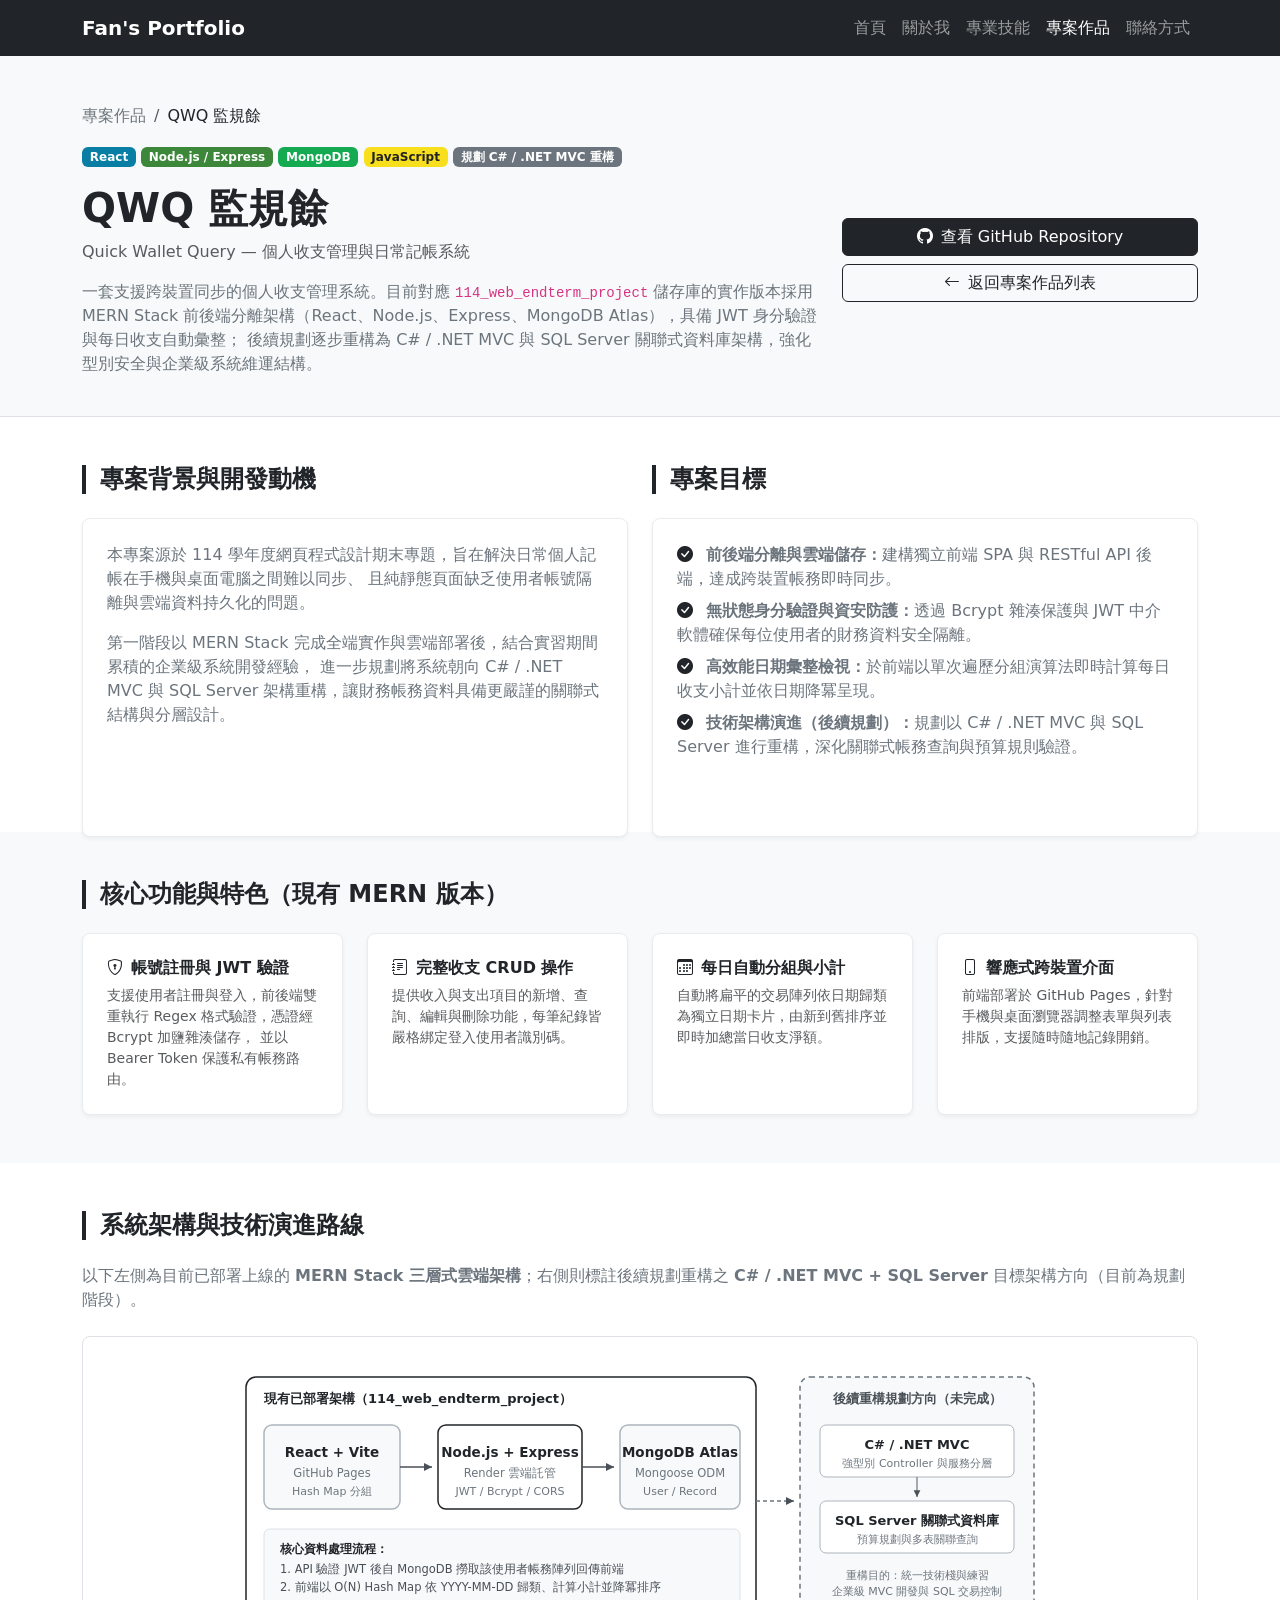
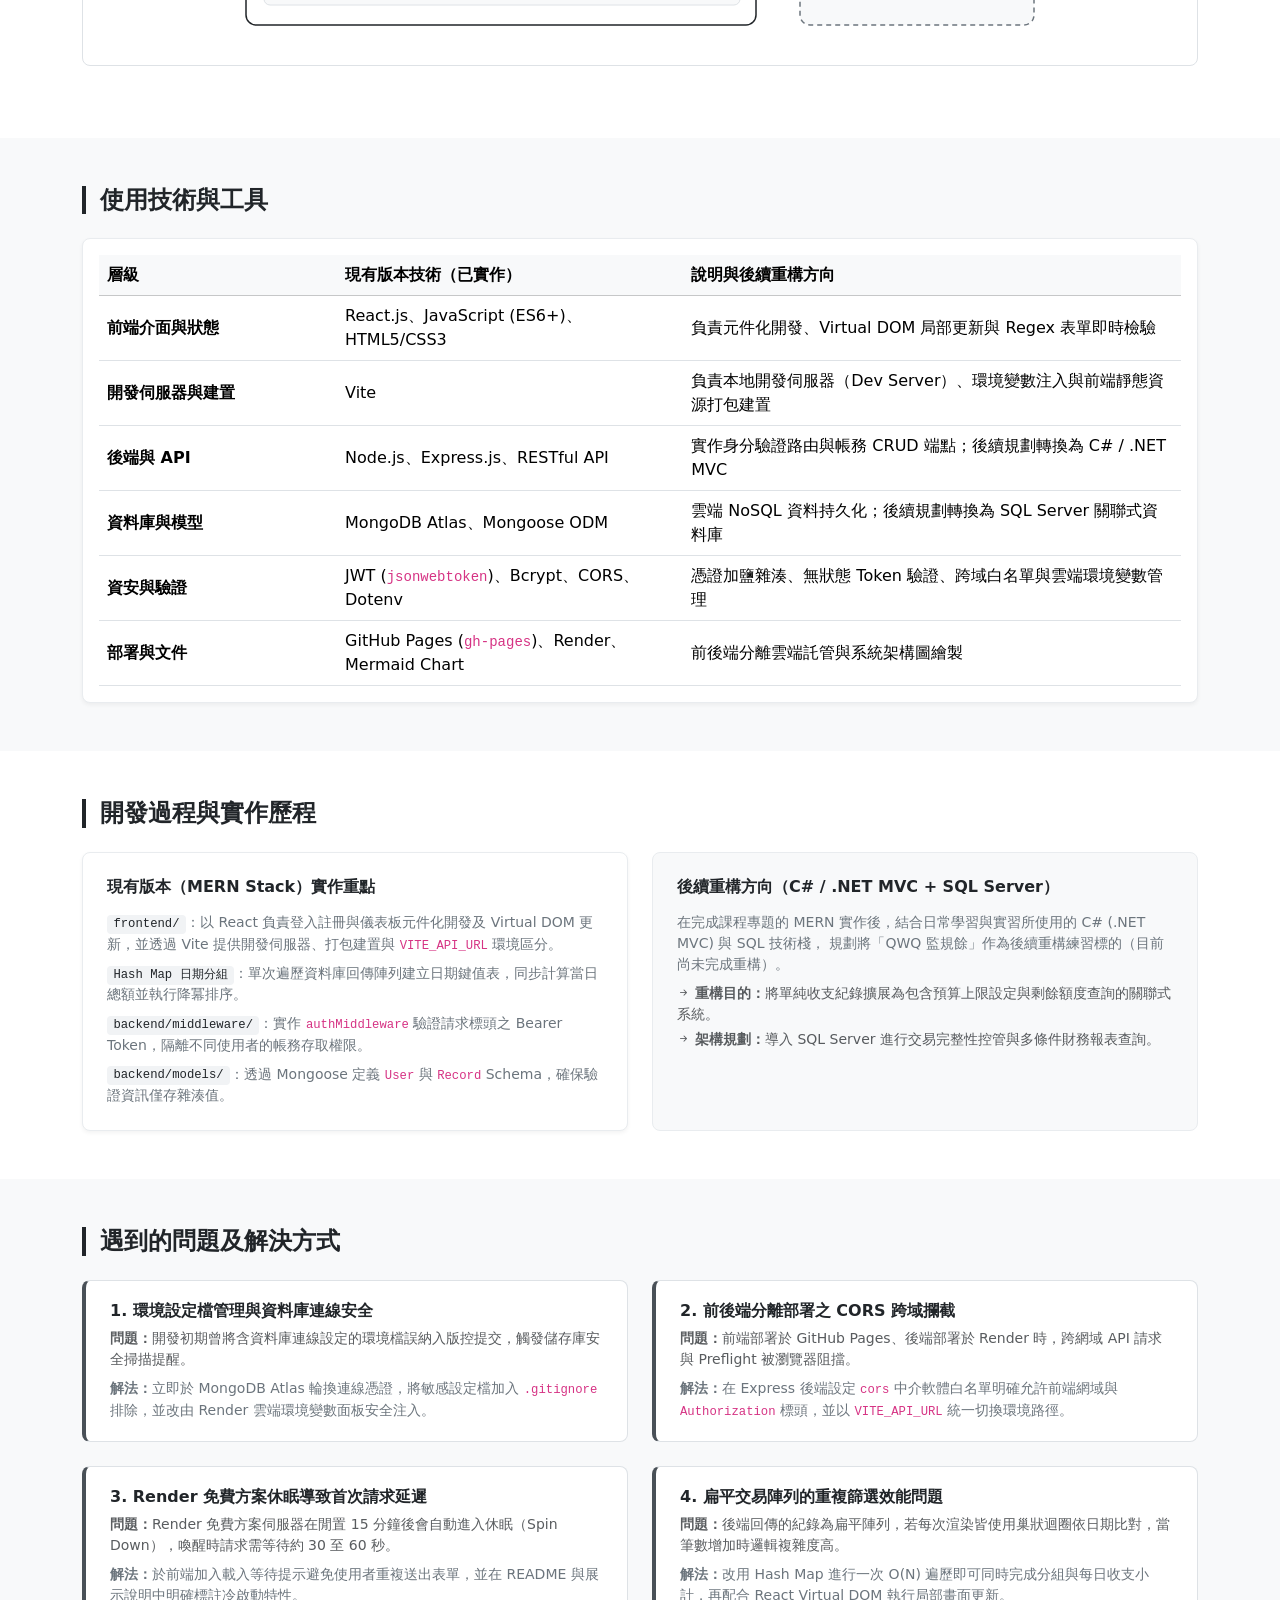
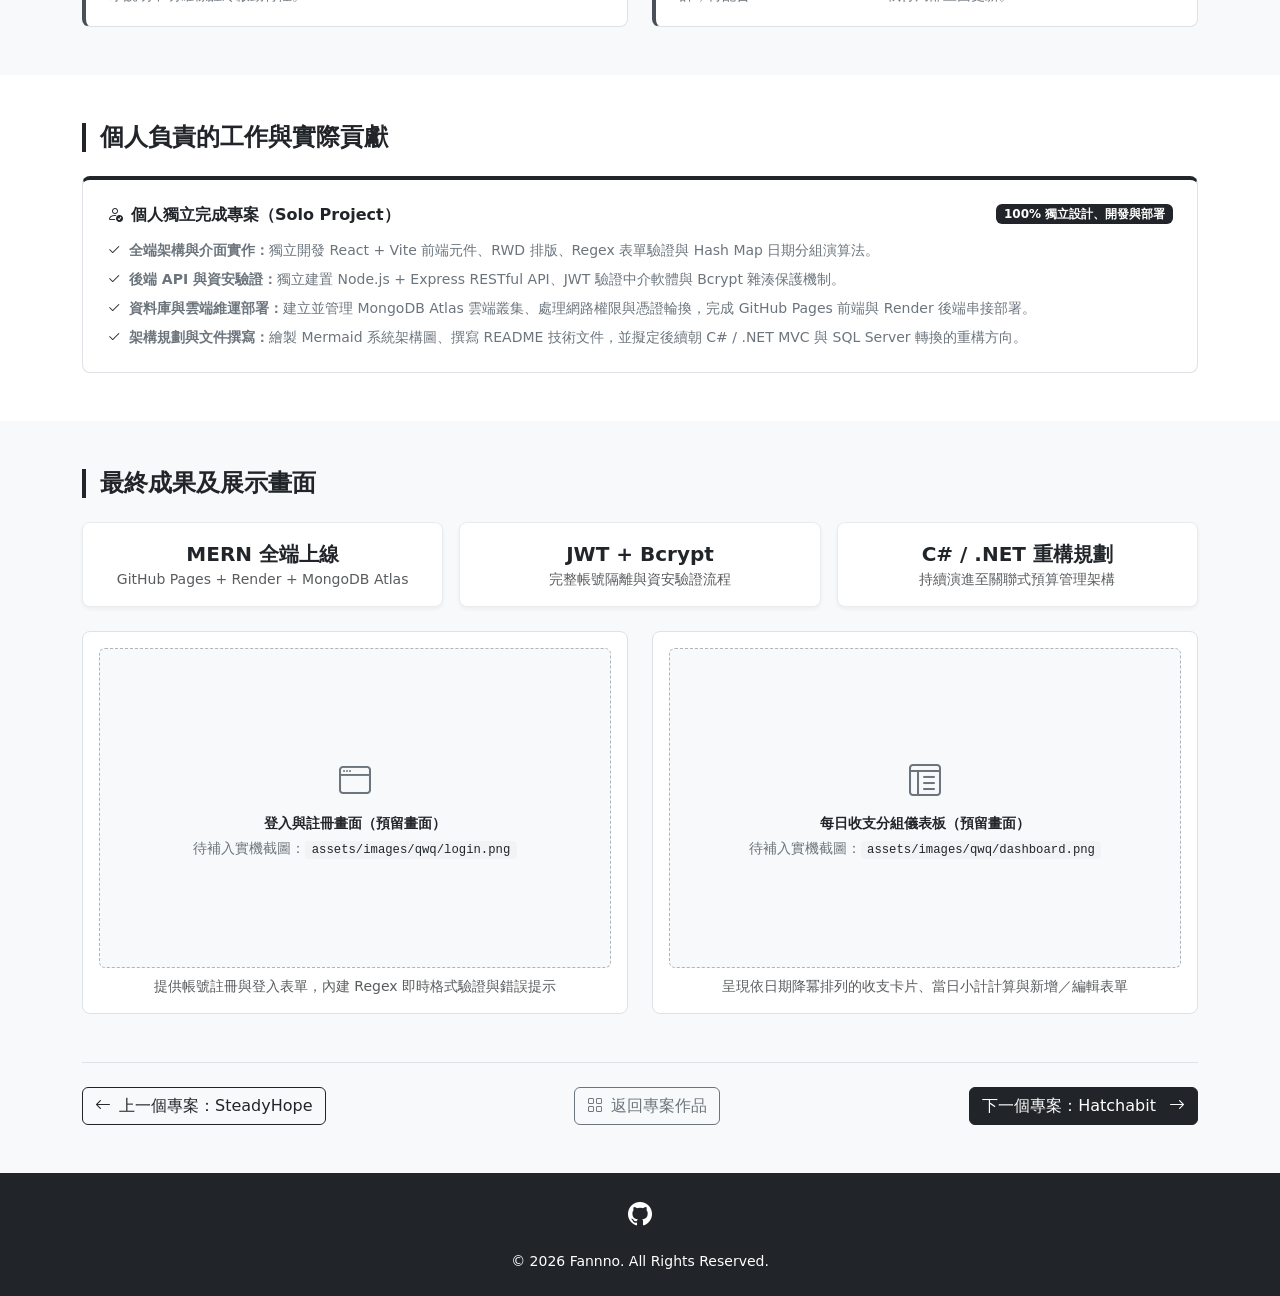
<file: projects/qwq.html>
<!DOCTYPE html>
<html lang="zh-Hant">

<head>
  <meta charset="UTF-8">
  <meta name="viewport" content="width=device-width, initial-scale=1.0">
  <title>QWQ 監規餘 — Quick Wallet Query | 樊柔妤作品集</title>

  <link href="https://cdn.jsdelivr.net/npm/bootstrap@5.3.0/dist/css/bootstrap.min.css" rel="stylesheet">
  <link rel="stylesheet" href="https://cdn.jsdelivr.net/npm/bootstrap-icons@1.11.0/font/bootstrap-icons.min.css">
  <link rel="stylesheet" href="../assets/css/style.css">
</head>

<body>

  <!-- 導覽列 -->
  <nav class="navbar navbar-expand-lg navbar-dark bg-dark sticky-top">
    <div class="container">
      <a class="navbar-brand fw-bold" href="../index.html#home">Fan's Portfolio</a>

      <button class="navbar-toggler" type="button"
        data-bs-toggle="collapse" data-bs-target="#navbarNav"
        aria-controls="navbarNav" aria-expanded="false" aria-label="切換導覽列">
        <span class="navbar-toggler-icon"></span>
      </button>

      <div class="collapse navbar-collapse" id="navbarNav">
        <ul class="navbar-nav ms-auto">
          <li class="nav-item"><a class="nav-link" href="../index.html#home">首頁</a></li>
          <li class="nav-item"><a class="nav-link" href="../index.html#about">關於我</a></li>
          <li class="nav-item"><a class="nav-link" href="../index.html#skills">專業技能</a></li>
          <li class="nav-item"><a class="nav-link active" href="../index.html#portfolio">專案作品</a></li>
          <li class="nav-item"><a class="nav-link" href="../index.html#contact">聯絡方式</a></li>
        </ul>
      </div>
    </div>
  </nav>

  <!-- 1. 專案名稱、簡介與外部連結 -->
  <header class="project-hero">
    <div class="container">
      <nav aria-label="breadcrumb" class="mb-3">
        <ol class="breadcrumb mb-0 small">
          <li class="breadcrumb-item"><a href="../index.html#portfolio" class="text-decoration-none text-secondary">專案作品</a></li>
          <li class="breadcrumb-item active text-dark" aria-current="page">QWQ 監規餘</li>
        </ol>
      </nav>

      <div class="row align-items-center g-4">
        <div class="col-lg-8">
          <div class="project-badges mb-3">
            <span class="badge badge-react">React</span>
            <span class="badge badge-node">Node.js / Express</span>
            <span class="badge badge-mongodb">MongoDB</span>
            <span class="badge badge-javascript">JavaScript</span>
            <span class="badge bg-secondary">規劃 C# / .NET MVC 重構</span>
          </div>

          <h1 class="fw-bold mb-2">QWQ 監規餘</h1>
          <p class="text-muted mb-3">Quick Wallet Query — 個人收支管理與日常記帳系統</p>
          <p class="lead fs-6 text-secondary mb-0">
            一套支援跨裝置同步的個人收支管理系統。目前對應 <code>114_web_endterm_project</code> 儲存庫的實作版本採用
            MERN Stack 前後端分離架構（React、Node.js、Express、MongoDB Atlas），具備 JWT 身分驗證與每日收支自動彙整；
            後續規劃逐步重構為 C# / .NET MVC 與 SQL Server 關聯式資料庫架構，強化型別安全與企業級系統維運結構。
          </p>
        </div>

        <div class="col-lg-4 d-flex flex-column gap-2">
          <a href="https://github.com/Fannno/114_web_endterm_project"
            target="_blank" rel="noopener noreferrer"
            class="btn btn-dark">
            <i class="bi bi-github me-2"></i>查看 GitHub Repository
          </a>
          <a href="../index.html#portfolio" class="btn btn-outline-dark">
            <i class="bi bi-arrow-left me-2"></i>返回專案作品列表
          </a>
        </div>
      </div>
    </div>
  </header>

  <!-- 2 & 3. 專案背景與開發動機、專案目標 -->
  <section class="project-section bg-white">
    <div class="container">
      <div class="row g-4">
        <div class="col-lg-6">
          <h2 class="h4 section-heading">專案背景與開發動機</h2>
          <div class="info-panel p-4 h-100">
            <p class="text-secondary mb-3">
              本專案源於 114 學年度網頁程式設計期末專題，旨在解決日常個人記帳在手機與桌面電腦之間難以同步、
              且純靜態頁面缺乏使用者帳號隔離與雲端資料持久化的問題。
            </p>
            <p class="text-secondary mb-0">
              第一階段以 MERN Stack 完成全端實作與雲端部署後，結合實習期間累積的企業級系統開發經驗，
              進一步規劃將系統朝向 C# / .NET MVC 與 SQL Server 架構重構，讓財務帳務資料具備更嚴謹的關聯式結構與分層設計。
            </p>
          </div>
        </div>

        <div class="col-lg-6">
          <h2 class="h4 section-heading">專案目標</h2>
          <div class="info-panel p-4 h-100">
            <ul class="list-unstyled text-secondary mb-0 d-flex flex-column gap-2">
              <li>
                <i class="bi bi-check-circle-fill text-dark me-2"></i>
                <strong>前後端分離與雲端儲存：</strong>建構獨立前端 SPA 與 RESTful API 後端，達成跨裝置帳務即時同步。
              </li>
              <li>
                <i class="bi bi-check-circle-fill text-dark me-2"></i>
                <strong>無狀態身分驗證與資安防護：</strong>透過 Bcrypt 雜湊保護與 JWT 中介軟體確保每位使用者的財務資料安全隔離。
              </li>
              <li>
                <i class="bi bi-check-circle-fill text-dark me-2"></i>
                <strong>高效能日期彙整檢視：</strong>於前端以單次遍歷分組演算法即時計算每日收支小計並依日期降冪呈現。
              </li>
              <li>
                <i class="bi bi-check-circle-fill text-dark me-2"></i>
                <strong>技術架構演進（後續規劃）：</strong>規劃以 C# / .NET MVC 與 SQL Server 進行重構，深化關聯式帳務查詢與預算規則驗證。
              </li>
            </ul>
          </div>
        </div>
      </div>
    </div>
  </section>

  <!-- 4. 核心功能與特色 -->
  <section class="project-section bg-light">
    <div class="container">
      <h2 class="h4 section-heading">核心功能與特色（現有 MERN 版本）</h2>

      <div class="row g-4">
        <div class="col-md-6 col-lg-3">
          <div class="info-panel p-4 h-100">
            <h3 class="h6 fw-bold mb-2"><i class="bi bi-shield-lock me-2"></i>帳號註冊與 JWT 驗證</h3>
            <p class="text-muted small mb-0">
              支援使用者註冊與登入，前後端雙重執行 Regex 格式驗證，憑證經 Bcrypt 加鹽雜湊儲存，
              並以 Bearer Token 保護私有帳務路由。
            </p>
          </div>
        </div>

        <div class="col-md-6 col-lg-3">
          <div class="info-panel p-4 h-100">
            <h3 class="h6 fw-bold mb-2"><i class="bi bi-journal-text me-2"></i>完整收支 CRUD 操作</h3>
            <p class="text-muted small mb-0">
              提供收入與支出項目的新增、查詢、編輯與刪除功能，每筆紀錄皆嚴格綁定登入使用者識別碼。
            </p>
          </div>
        </div>

        <div class="col-md-6 col-lg-3">
          <div class="info-panel p-4 h-100">
            <h3 class="h6 fw-bold mb-2"><i class="bi bi-calendar3 me-2"></i>每日自動分組與小計</h3>
            <p class="text-muted small mb-0">
              自動將扁平的交易陣列依日期歸類為獨立日期卡片，由新到舊排序並即時加總當日收支淨額。
            </p>
          </div>
        </div>

        <div class="col-md-6 col-lg-3">
          <div class="info-panel p-4 h-100">
            <h3 class="h6 fw-bold mb-2"><i class="bi bi-phone me-2"></i>響應式跨裝置介面</h3>
            <p class="text-muted small mb-0">
              前端部署於 GitHub Pages，針對手機與桌面瀏覽器調整表單與列表排版，支援隨時隨地記錄開銷。
            </p>
          </div>
        </div>
      </div>
    </div>
  </section>

  <!-- 5. 系統架構與後續技術轉換方向 -->
  <section class="project-section bg-white">
    <div class="container">
      <h2 class="h4 section-heading">系統架構與技術演進路線</h2>
      <p class="text-secondary mb-4">
        以下左側為目前已部署上線的 <strong>MERN Stack 三層式雲端架構</strong>；右側則標註後續規劃重構之
        <strong>C# / .NET MVC + SQL Server</strong> 目標架構方向（目前為規劃階段）。
      </p>

      <div class="arch-diagram-box mb-4">
        <svg viewBox="0 0 820 280" xmlns="http://www.w3.org/2000/svg" role="img" aria-label="QWQ 現有 MERN 架構與後續重構方向示意圖">
          <defs>
            <marker id="qwq-arrow" viewBox="0 0 10 10" refX="8" refY="5" markerWidth="7" markerHeight="7" orient="auto-start-reverse">
              <path d="M 0 1 L 8 5 L 0 9 z" fill="#495057"/>
            </marker>
          </defs>

          <!-- 現有架構框 -->
          <rect x="16" y="16" width="510" height="248" rx="10" fill="#ffffff" stroke="#212529" stroke-width="1.5"/>
          <text x="34" y="42" font-size="13" font-weight="700" fill="#212529">現有已部署架構（114_web_endterm_project）</text>

          <rect x="34" y="64" width="136" height="84" rx="8" fill="#f8f9fa" stroke="#adb5bd" stroke-width="1.5"/>
          <text x="102" y="96" text-anchor="middle" font-size="13.5" font-weight="700" fill="#212529">React + Vite</text>
          <text x="102" y="116" text-anchor="middle" font-size="11.5" fill="#6c757d">GitHub Pages</text>
          <text x="102" y="134" text-anchor="middle" font-size="11" fill="#6c757d">Hash Map 分組</text>

          <line x1="170" y1="106" x2="202" y2="106" stroke="#495057" stroke-width="1.5" marker-end="url(#qwq-arrow)"/>

          <rect x="208" y="64" width="144" height="84" rx="8" fill="#ffffff" stroke="#212529" stroke-width="1.5"/>
          <text x="280" y="96" text-anchor="middle" font-size="13.5" font-weight="700" fill="#212529">Node.js + Express</text>
          <text x="280" y="116" text-anchor="middle" font-size="11.5" fill="#6c757d">Render 雲端託管</text>
          <text x="280" y="134" text-anchor="middle" font-size="11" fill="#6c757d">JWT / Bcrypt / CORS</text>

          <line x1="352" y1="106" x2="384" y2="106" stroke="#495057" stroke-width="1.5" marker-end="url(#qwq-arrow)"/>

          <rect x="390" y="64" width="120" height="84" rx="8" fill="#f8f9fa" stroke="#adb5bd" stroke-width="1.5"/>
          <text x="450" y="96" text-anchor="middle" font-size="13.5" font-weight="700" fill="#212529">MongoDB Atlas</text>
          <text x="450" y="116" text-anchor="middle" font-size="11.5" fill="#6c757d">Mongoose ODM</text>
          <text x="450" y="134" text-anchor="middle" font-size="11" fill="#6c757d">User / Record</text>

          <!-- 資料處理註解 -->
          <rect x="34" y="168" width="476" height="76" rx="6" fill="#f8f9fa" stroke="#dee2e6" stroke-width="1"/>
          <text x="50" y="192" font-size="12" font-weight="700" fill="#212529">核心資料處理流程：</text>
          <text x="50" y="212" font-size="11.5" fill="#495057">1. API 驗證 JWT 後自 MongoDB 撈取該使用者帳務陣列回傳前端</text>
          <text x="50" y="230" font-size="11.5" fill="#495057">2. 前端以 O(N) Hash Map 依 YYYY-MM-DD 歸類、計算小計並降冪排序</text>

          <!-- 轉換箭頭 -->
          <line x1="526" y1="140" x2="564" y2="140" stroke="#6c757d" stroke-width="1.5" stroke-dasharray="4 3" marker-end="url(#qwq-arrow)"/>

          <!-- 後續重構方向框 -->
          <rect x="570" y="16" width="234" height="248" rx="10" fill="#f8f9fa" stroke="#6c757d" stroke-width="1.5" stroke-dasharray="5 4"/>
          <text x="687" y="42" text-anchor="middle" font-size="13" font-weight="700" fill="#495057">後續重構規劃方向（未完成）</text>

          <rect x="590" y="64" width="194" height="52" rx="6" fill="#ffffff" stroke="#adb5bd" stroke-width="1"/>
          <text x="687" y="88" text-anchor="middle" font-size="13" font-weight="700" fill="#212529">C# / .NET MVC</text>
          <text x="687" y="106" text-anchor="middle" font-size="11" fill="#6c757d">強型別 Controller 與服務分層</text>

          <line x1="687" y1="116" x2="687" y2="136" stroke="#6c757d" stroke-width="1.2" marker-end="url(#qwq-arrow)"/>

          <rect x="590" y="140" width="194" height="52" rx="6" fill="#ffffff" stroke="#adb5bd" stroke-width="1"/>
          <text x="687" y="164" text-anchor="middle" font-size="13" font-weight="700" fill="#212529">SQL Server 關聯式資料庫</text>
          <text x="687" y="182" text-anchor="middle" font-size="11" fill="#6c757d">預算規劃與多表關聯查詢</text>

          <text x="687" y="218" text-anchor="middle" font-size="11" fill="#6c757d">重構目的：統一技術棧與練習</text>
          <text x="687" y="234" text-anchor="middle" font-size="11" fill="#6c757d">企業級 MVC 開發與 SQL 交易控制</text>
        </svg>
      </div>
    </div>
  </section>

  <!-- 6. 使用技術與工具 -->
  <section class="project-section bg-light">
    <div class="container">
      <h2 class="h4 section-heading">使用技術與工具</h2>

      <div class="table-responsive info-panel p-3">
        <table class="table table-hover align-middle mb-0">
          <thead class="table-light">
            <tr>
              <th style="width: 22%;">層級</th>
              <th style="width: 32%;">現有版本技術（已實作）</th>
              <th>說明與後續重構方向</th>
            </tr>
          </thead>
          <tbody>
            <tr>
              <td class="fw-semibold">前端介面與狀態</td>
              <td>React.js、JavaScript (ES6+)、HTML5/CSS3</td>
              <td>負責元件化開發、Virtual DOM 局部更新與 Regex 表單即時檢驗</td>
            </tr>
            <tr>
              <td class="fw-semibold">開發伺服器與建置</td>
              <td>Vite</td>
              <td>負責本地開發伺服器（Dev Server）、環境變數注入與前端靜態資源打包建置</td>
            </tr>
            <tr>
              <td class="fw-semibold">後端與 API</td>
              <td>Node.js、Express.js、RESTful API</td>
              <td>實作身分驗證路由與帳務 CRUD 端點；後續規劃轉換為 C# / .NET MVC</td>
            </tr>
            <tr>
              <td class="fw-semibold">資料庫與模型</td>
              <td>MongoDB Atlas、Mongoose ODM</td>
              <td>雲端 NoSQL 資料持久化；後續規劃轉換為 SQL Server 關聯式資料庫</td>
            </tr>
            <tr>
              <td class="fw-semibold">資安與驗證</td>
              <td>JWT (<code>jsonwebtoken</code>)、Bcrypt、CORS、Dotenv</td>
              <td>憑證加鹽雜湊、無狀態 Token 驗證、跨域白名單與雲端環境變數管理</td>
            </tr>
            <tr>
              <td class="fw-semibold">部署與文件</td>
              <td>GitHub Pages (<code>gh-pages</code>)、Render、Mermaid Chart</td>
              <td>前後端分離雲端託管與系統架構圖繪製</td>
            </tr>
          </tbody>
        </table>
      </div>
    </div>
  </section>

  <!-- 7. 開發過程與實作方式 -->
  <section class="project-section bg-white">
    <div class="container">
      <h2 class="h4 section-heading">開發過程與實作歷程</h2>

      <div class="row g-4">
        <div class="col-lg-6">
          <div class="info-panel p-4 h-100">
            <h3 class="h6 fw-bold mb-3">現有版本（MERN Stack）實作重點</h3>
            <ul class="list-unstyled text-secondary small mb-0 d-flex flex-column gap-2">
              <li><span class="code-path">frontend/</span>：以 React 負責登入註冊與儀表板元件化開發及 Virtual DOM 更新，並透過 Vite 提供開發伺服器、打包建置與 <code>VITE_API_URL</code> 環境區分。</li>
              <li><span class="code-path">Hash Map 日期分組</span>：單次遍歷資料庫回傳陣列建立日期鍵值表，同步計算當日總額並執行降冪排序。</li>
              <li><span class="code-path">backend/middleware/</span>：實作 <code>authMiddleware</code> 驗證請求標頭之 Bearer Token，隔離不同使用者的帳務存取權限。</li>
              <li><span class="code-path">backend/models/</span>：透過 Mongoose 定義 <code>User</code> 與 <code>Record</code> Schema，確保驗證資訊僅存雜湊值。</li>
            </ul>
          </div>
        </div>

        <div class="col-lg-6">
          <div class="info-panel-muted p-4 h-100">
            <h3 class="h6 fw-bold mb-3">後續重構方向（C# / .NET MVC + SQL Server）</h3>
            <p class="text-secondary small mb-2">
              在完成課程專題的 MERN 實作後，結合日常學習與實習所使用的 C# (.NET MVC) 與 SQL 技術棧，
              規劃將「QWQ 監規餘」作為後續重構練習標的（目前尚未完成重構）。
            </p>
            <ul class="list-unstyled text-muted small mb-0 d-flex flex-column gap-1">
              <li><i class="bi bi-arrow-right-short me-1"></i><strong>重構目的：</strong>將單純收支紀錄擴展為包含預算上限設定與剩餘額度查詢的關聯式系統。</li>
              <li><i class="bi bi-arrow-right-short me-1"></i><strong>架構規劃：</strong>導入 SQL Server 進行交易完整性控管與多條件財務報表查詢。</li>
            </ul>
          </div>
        </div>
      </div>
    </div>
  </section>

  <!-- 8. 遇到的問題及解決方式 -->
  <section class="project-section bg-light">
    <div class="container">
      <h2 class="h4 section-heading">遇到的問題及解決方式</h2>

      <div class="row g-4">
        <div class="col-lg-6">
          <div class="troubleshoot-card">
            <h3 class="h6 fw-bold mb-2">1. 環境設定檔管理與資料庫連線安全</h3>
            <p class="small text-muted mb-2">
              <strong>問題：</strong>開發初期曾將含資料庫連線設定的環境檔誤納入版控提交，觸發儲存庫安全掃描提醒。
            </p>
            <p class="small text-secondary mb-0">
              <strong>解法：</strong>立即於 MongoDB Atlas 輪換連線憑證，將敏感設定檔加入 <code>.gitignore</code> 排除，並改由 Render 雲端環境變數面板安全注入。
            </p>
          </div>
        </div>

        <div class="col-lg-6">
          <div class="troubleshoot-card">
            <h3 class="h6 fw-bold mb-2">2. 前後端分離部署之 CORS 跨域攔截</h3>
            <p class="small text-muted mb-2">
              <strong>問題：</strong>前端部署於 GitHub Pages、後端部署於 Render 時，跨網域 API 請求與 Preflight 被瀏覽器阻擋。
            </p>
            <p class="small text-secondary mb-0">
              <strong>解法：</strong>在 Express 後端設定 <code>cors</code> 中介軟體白名單明確允許前端網域與 <code>Authorization</code> 標頭，並以 <code>VITE_API_URL</code> 統一切換環境路徑。
            </p>
          </div>
        </div>

        <div class="col-lg-6">
          <div class="troubleshoot-card">
            <h3 class="h6 fw-bold mb-2">3. Render 免費方案休眠導致首次請求延遲</h3>
            <p class="small text-muted mb-2">
              <strong>問題：</strong>Render 免費方案伺服器在閒置 15 分鐘後會自動進入休眠（Spin Down），喚醒時請求需等待約 30 至 60 秒。
            </p>
            <p class="small text-secondary mb-0">
              <strong>解法：</strong>於前端加入載入等待提示避免使用者重複送出表單，並在 README 與展示說明中明確標註冷啟動特性。
            </p>
          </div>
        </div>

        <div class="col-lg-6">
          <div class="troubleshoot-card">
            <h3 class="h6 fw-bold mb-2">4. 扁平交易陣列的重複篩選效能問題</h3>
            <p class="small text-muted mb-2">
              <strong>問題：</strong>後端回傳的紀錄為扁平陣列，若每次渲染皆使用巢狀迴圈依日期比對，當筆數增加時邏輯複雜度高。
            </p>
            <p class="small text-secondary mb-0">
              <strong>解法：</strong>改用 Hash Map 進行一次 O(N) 遍歷即可同時完成分組與每日收支小計，再配合 React Virtual DOM 執行局部畫面更新。
            </p>
          </div>
        </div>
      </div>
    </div>
  </section>

  <!-- 9. 個人負責的工作與實際貢獻 -->
  <section class="project-section bg-white">
    <div class="container">
      <h2 class="h4 section-heading">個人負責的工作與實際貢獻</h2>

      <div class="role-boundary-box role-personal">
        <div class="d-flex flex-wrap justify-content-between align-items-center mb-3 gap-2">
          <h3 class="h6 fw-bold mb-0"><i class="bi bi-person-check me-2"></i>個人獨立完成專案（Solo Project）</h3>
          <span class="badge bg-dark">100% 獨立設計、開發與部署</span>
        </div>
        <ul class="list-unstyled text-secondary small mb-0 d-flex flex-column gap-2">
          <li><i class="bi bi-check2 text-dark me-2"></i><strong>全端架構與介面實作：</strong>獨立開發 React + Vite 前端元件、RWD 排版、Regex 表單驗證與 Hash Map 日期分組演算法。</li>
          <li><i class="bi bi-check2 text-dark me-2"></i><strong>後端 API 與資安驗證：</strong>獨立建置 Node.js + Express RESTful API、JWT 驗證中介軟體與 Bcrypt 雜湊保護機制。</li>
          <li><i class="bi bi-check2 text-dark me-2"></i><strong>資料庫與雲端維運部署：</strong>建立並管理 MongoDB Atlas 雲端叢集、處理網路權限與憑證輪換，完成 GitHub Pages 前端與 Render 後端串接部署。</li>
          <li><i class="bi bi-check2 text-dark me-2"></i><strong>架構規劃與文件撰寫：</strong>繪製 Mermaid 系統架構圖、撰寫 README 技術文件，並擬定後續朝 C# / .NET MVC 與 SQL Server 轉換的重構方向。</li>
        </ul>
      </div>
    </div>
  </section>

  <!-- 10. 最終成果及展示畫面 -->
  <section class="project-section bg-light">
    <div class="container">
      <h2 class="h4 section-heading">最終成果及展示畫面</h2>

      <div class="row g-3 mb-4">
        <div class="col-md-4">
          <div class="info-panel p-3 text-center h-100">
            <div class="fw-bold fs-5 text-dark">MERN 全端上線</div>
            <div class="small text-muted">GitHub Pages + Render + MongoDB Atlas</div>
          </div>
        </div>
        <div class="col-md-4">
          <div class="info-panel p-3 text-center h-100">
            <div class="fw-bold fs-5 text-dark">JWT + Bcrypt</div>
            <div class="small text-muted">完整帳號隔離與資安驗證流程</div>
          </div>
        </div>
        <div class="col-md-4">
          <div class="info-panel p-3 text-center h-100">
            <div class="fw-bold fs-5 text-dark">C# / .NET 重構規劃</div>
            <div class="small text-muted">持續演進至關聯式預算管理架構</div>
          </div>
        </div>
      </div>

      <div class="row g-4">
        <div class="col-md-6">
          <figure class="screenshot-figure">
            <div class="screenshot-placeholder">
              <i class="bi bi-window fs-2 mb-2"></i>
              <div class="fw-semibold small text-dark mb-1">登入與註冊畫面（預留畫面）</div>
              <div class="small">待補入實機截圖：<span class="code-path">assets/images/qwq/login.png</span></div>
            </div>
            <figcaption class="small text-muted mt-2 text-center">
              提供帳號註冊與登入表單，內建 Regex 即時格式驗證與錯誤提示
            </figcaption>
          </figure>
        </div>

        <div class="col-md-6">
          <figure class="screenshot-figure">
            <div class="screenshot-placeholder">
              <i class="bi bi-layout-text-window-reverse fs-2 mb-2"></i>
              <div class="fw-semibold small text-dark mb-1">每日收支分組儀表板（預留畫面）</div>
              <div class="small">待補入實機截圖：<span class="code-path">assets/images/qwq/dashboard.png</span></div>
            </div>
            <figcaption class="small text-muted mt-2 text-center">
              呈現依日期降冪排列的收支卡片、當日小計計算與新增／編輯表單
            </figcaption>
          </figure>
        </div>
      </div>

      <!-- 底部專案導覽 -->
      <div class="d-flex flex-wrap justify-content-between align-items-center gap-3 mt-5 pt-4 border-top">
        <a href="steadyhope.html" class="btn btn-outline-dark">
          <i class="bi bi-arrow-left me-2"></i>上一個專案：SteadyHope
        </a>
        <a href="../index.html#portfolio" class="btn btn-outline-secondary">
          <i class="bi bi-grid me-2"></i>返回專案作品
        </a>
        <a href="hatchabit.html" class="btn btn-dark">
          下一個專案：Hatchabit <i class="bi bi-arrow-right ms-2"></i>
        </a>
      </div>
    </div>
  </section>

  <!-- 頁尾 -->
  <footer class="bg-dark text-white text-center py-4">
    <div class="container">
      <div class="mb-3">
        <a href="https://github.com/Fannno"
          target="_blank" rel="noopener noreferrer"
          class="text-white mx-3 text-decoration-none"
          aria-label="GitHub 個人頁面">
          <i class="bi bi-github fs-4"></i>
        </a>
      </div>

      <small>&copy; 2026 Fannno. All Rights Reserved.</small>
    </div>
  </footer>

  <script src="https://cdn.jsdelivr.net/npm/bootstrap@5.3.0/dist/js/bootstrap.bundle.min.js"></script>
  <script src="../assets/js/main.js"></script>
</body>

</html>
</file>
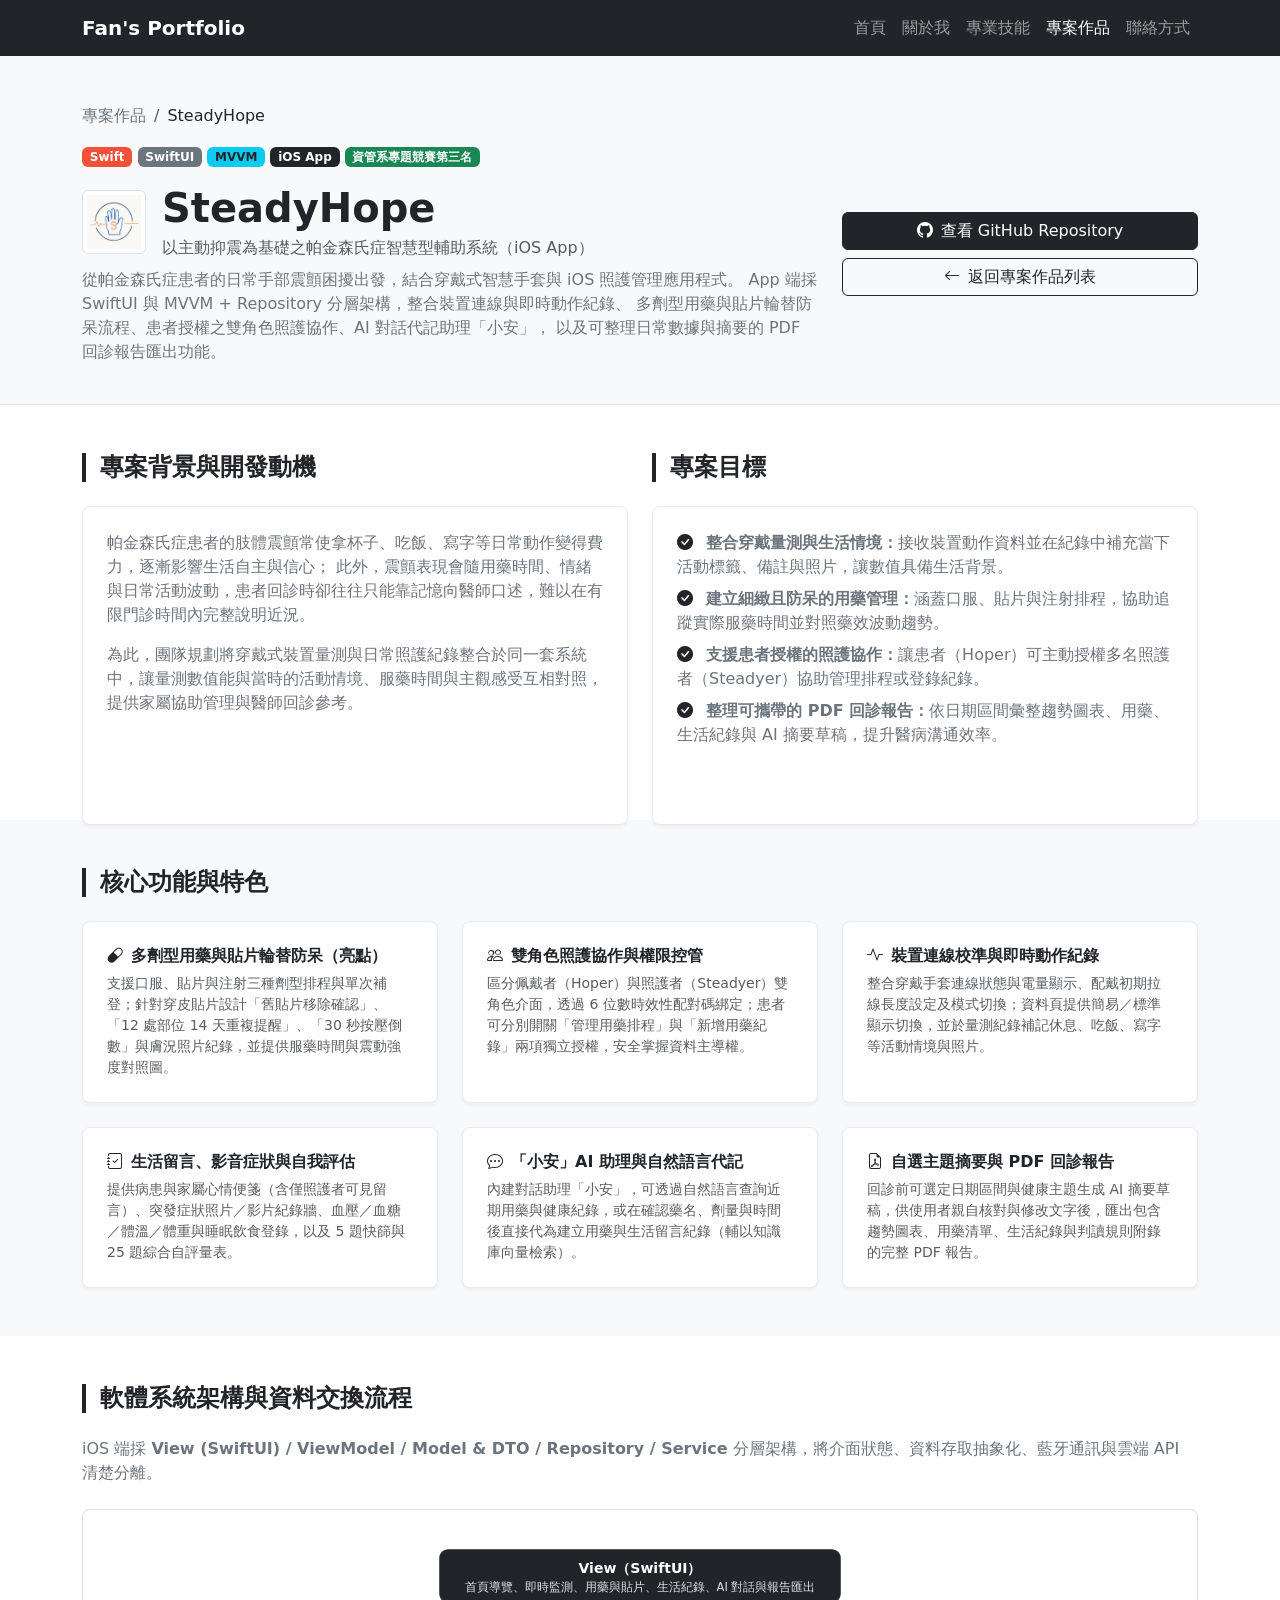
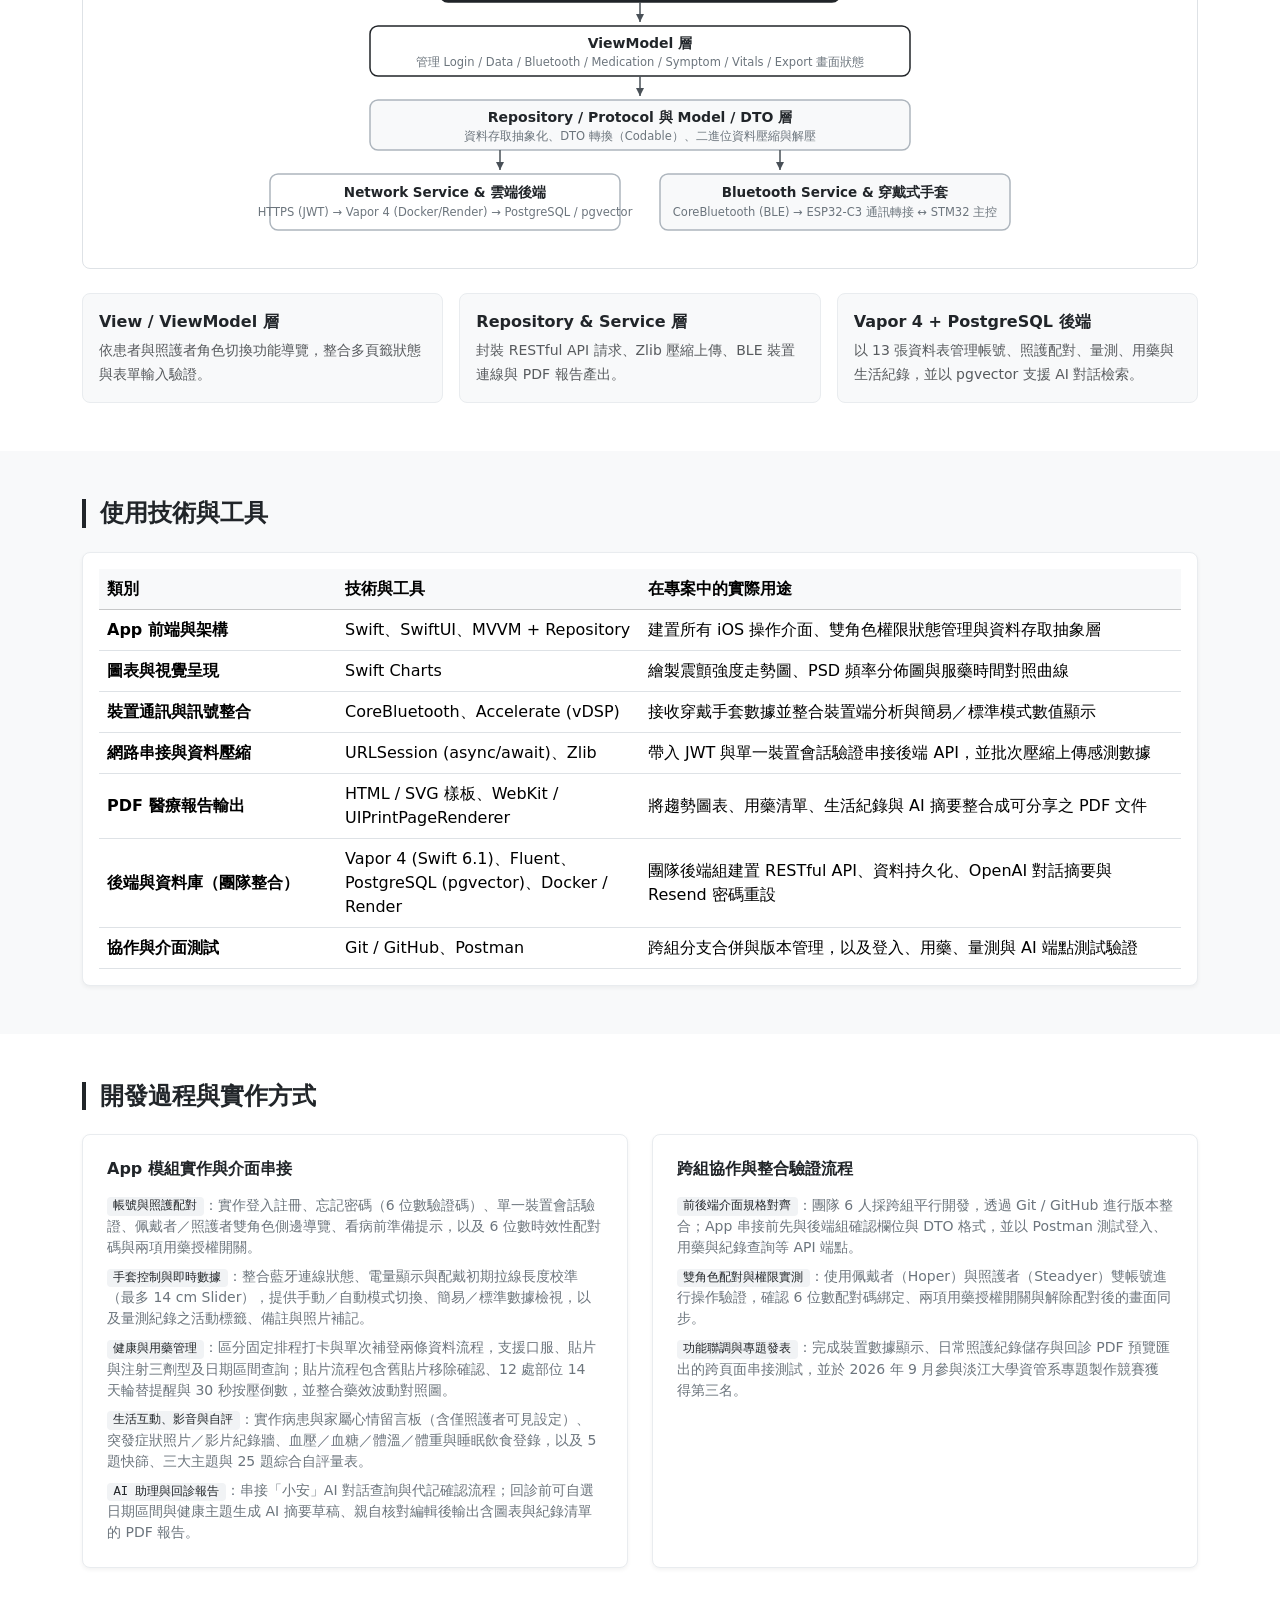
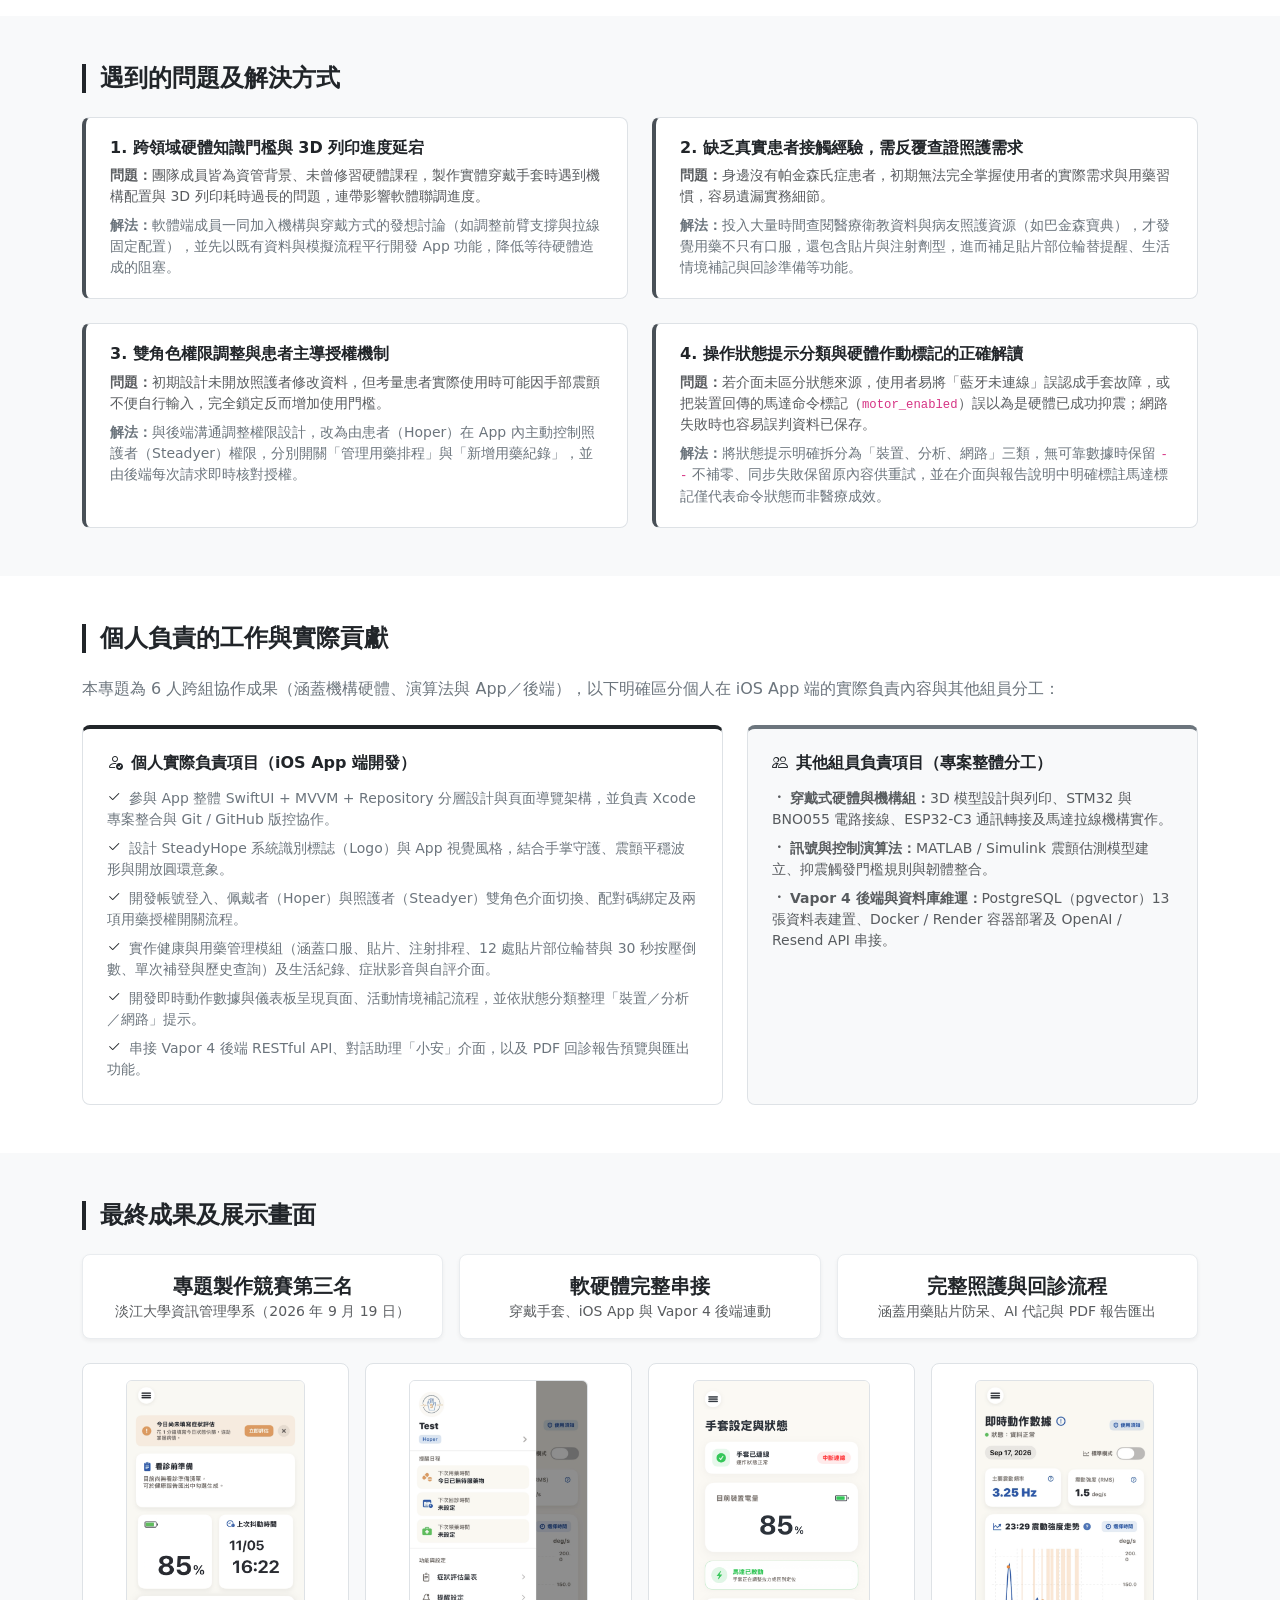
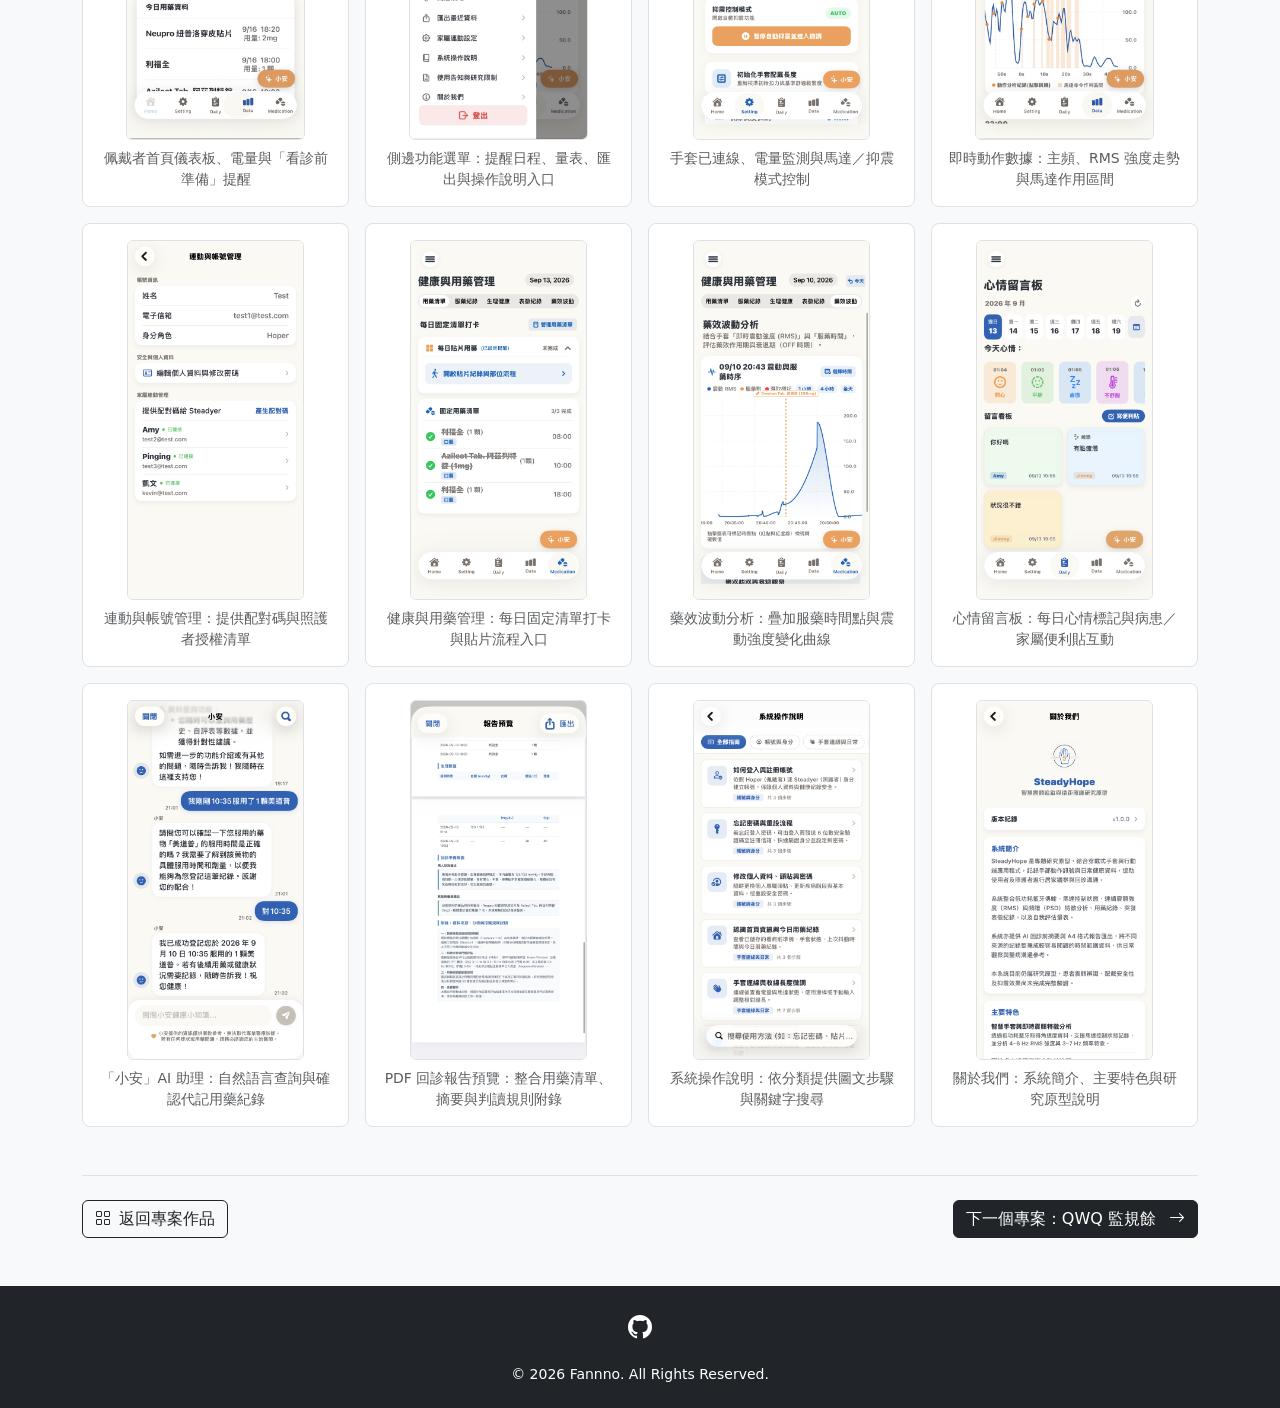
<file: projects/steadyhope.html>
<!DOCTYPE html>
<html lang="zh-Hant">

<head>
  <meta charset="UTF-8">
  <meta name="viewport" content="width=device-width, initial-scale=1.0">
  <title>SteadyHope－以主動抑震為基礎之帕金森氏症智慧型輔助系統 | 樊柔妤作品集</title>

  <link href="https://cdn.jsdelivr.net/npm/bootstrap@5.3.0/dist/css/bootstrap.min.css" rel="stylesheet">
  <link rel="stylesheet" href="https://cdn.jsdelivr.net/npm/bootstrap-icons@1.11.0/font/bootstrap-icons.min.css">
  <link rel="stylesheet" href="../assets/css/style.css">
</head>

<body>

  <!-- 導覽列 -->
  <nav class="navbar navbar-expand-lg navbar-dark bg-dark sticky-top">
    <div class="container">
      <a class="navbar-brand fw-bold" href="../index.html#home">Fan's Portfolio</a>

      <button class="navbar-toggler" type="button"
        data-bs-toggle="collapse" data-bs-target="#navbarNav"
        aria-controls="navbarNav" aria-expanded="false" aria-label="切換導覽列">
        <span class="navbar-toggler-icon"></span>
      </button>

      <div class="collapse navbar-collapse" id="navbarNav">
        <ul class="navbar-nav ms-auto">
          <li class="nav-item"><a class="nav-link" href="../index.html#home">首頁</a></li>
          <li class="nav-item"><a class="nav-link" href="../index.html#about">關於我</a></li>
          <li class="nav-item"><a class="nav-link" href="../index.html#skills">專業技能</a></li>
          <li class="nav-item"><a class="nav-link active" href="../index.html#portfolio">專案作品</a></li>
          <li class="nav-item"><a class="nav-link" href="../index.html#contact">聯絡方式</a></li>
        </ul>
      </div>
    </div>
  </nav>

  <!-- 1. 專案名稱、簡介與外部連結 -->
  <header class="project-hero">
    <div class="container">
      <nav aria-label="breadcrumb" class="mb-3">
        <ol class="breadcrumb mb-0 small">
          <li class="breadcrumb-item"><a href="../index.html#portfolio" class="text-decoration-none text-secondary">專案作品</a></li>
          <li class="breadcrumb-item active text-dark" aria-current="page">SteadyHope</li>
        </ol>
      </nav>

      <div class="row align-items-center g-4">
        <div class="col-lg-8">
          <div class="project-badges mb-3">
            <span class="badge badge-swift">Swift</span>
            <span class="badge bg-secondary">SwiftUI</span>
            <span class="badge bg-info text-dark">MVVM</span>
            <span class="badge bg-dark">iOS App</span>
            <span class="badge bg-success">資管系專題競賽第三名</span>
          </div>

          <div class="d-flex align-items-center gap-3 mb-2">
            <img src="../assets/images/steadyhope/logo.png" alt="SteadyHope 系統識別標誌" width="64" height="64" class="rounded border bg-white p-1 flex-shrink-0">
            <div>
              <h1 class="fw-bold mb-1">SteadyHope</h1>
              <p class="text-muted mb-0">以主動抑震為基礎之帕金森氏症智慧型輔助系統（iOS App）</p>
            </div>
          </div>
          <p class="lead fs-6 text-secondary mb-0">
            從帕金森氏症患者的日常手部震顫困擾出發，結合穿戴式智慧手套與 iOS 照護管理應用程式。
            App 端採 SwiftUI 與 MVVM + Repository 分層架構，整合裝置連線與即時動作紀錄、
            多劑型用藥與貼片輪替防呆流程、患者授權之雙角色照護協作、AI 對話代記助理「小安」，
            以及可整理日常數據與摘要的 PDF 回診報告匯出功能。
          </p>
        </div>

        <div class="col-lg-4 d-flex flex-column gap-2">
          <a href="https://github.com/Fannno/SteadyHope-iOS"
            target="_blank" rel="noopener noreferrer"
            class="btn btn-dark">
            <i class="bi bi-github me-2"></i>查看 GitHub Repository
          </a>
          <a href="../index.html#portfolio" class="btn btn-outline-dark">
            <i class="bi bi-arrow-left me-2"></i>返回專案作品列表
          </a>
        </div>
      </div>
    </div>
  </header>

  <!-- 2 & 3. 專案背景與開發動機、專案目標 -->
  <section class="project-section bg-white">
    <div class="container">
      <div class="row g-4">
        <div class="col-lg-6">
          <h2 class="h4 section-heading">專案背景與開發動機</h2>
          <div class="info-panel p-4 h-100">
            <p class="text-secondary mb-3">
              帕金森氏症患者的肢體震顫常使拿杯子、吃飯、寫字等日常動作變得費力，逐漸影響生活自主與信心；
              此外，震顫表現會隨用藥時間、情緒與日常活動波動，患者回診時卻往往只能靠記憶向醫師口述，難以在有限門診時間內完整說明近況。
            </p>
            <p class="text-secondary mb-0">
              為此，團隊規劃將穿戴式裝置量測與日常照護紀錄整合於同一套系統中，讓量測數值能與當時的活動情境、服藥時間與主觀感受互相對照，提供家屬協助管理與醫師回診參考。
            </p>
          </div>
        </div>

        <div class="col-lg-6">
          <h2 class="h4 section-heading">專案目標</h2>
          <div class="info-panel p-4 h-100">
            <ul class="list-unstyled text-secondary mb-0 d-flex flex-column gap-2">
              <li>
                <i class="bi bi-check-circle-fill text-dark me-2"></i>
                <strong>整合穿戴量測與生活情境：</strong>接收裝置動作資料並在紀錄中補充當下活動標籤、備註與照片，讓數值具備生活背景。
              </li>
              <li>
                <i class="bi bi-check-circle-fill text-dark me-2"></i>
                <strong>建立細緻且防呆的用藥管理：</strong>涵蓋口服、貼片與注射排程，協助追蹤實際服藥時間並對照藥效波動趨勢。
              </li>
              <li>
                <i class="bi bi-check-circle-fill text-dark me-2"></i>
                <strong>支援患者授權的照護協作：</strong>讓患者（Hoper）可主動授權多名照護者（Steadyer）協助管理排程或登錄紀錄。
              </li>
              <li>
                <i class="bi bi-check-circle-fill text-dark me-2"></i>
                <strong>整理可攜帶的 PDF 回診報告：</strong>依日期區間彙整趨勢圖表、用藥、生活紀錄與 AI 摘要草稿，提升醫病溝通效率。
              </li>
            </ul>
          </div>
        </div>
      </div>
    </div>
  </section>

  <!-- 4. 核心功能與特色 -->
  <section class="project-section bg-light">
    <div class="container">
      <h2 class="h4 section-heading">核心功能與特色</h2>

      <div class="row g-4">
        <div class="col-md-6 col-lg-4">
          <div class="info-panel p-4 h-100">
            <h3 class="h6 fw-bold mb-2"><i class="bi bi-capsule me-2"></i>多劑型用藥與貼片輪替防呆（亮點）</h3>
            <p class="text-muted small mb-0">
              支援口服、貼片與注射三種劑型排程與單次補登；針對穿皮貼片設計「舊貼片移除確認」、「12 處部位 14 天重複提醒」、「30 秒按壓倒數」與膚況照片紀錄，並提供服藥時間與震動強度對照圖。
            </p>
          </div>
        </div>

        <div class="col-md-6 col-lg-4">
          <div class="info-panel p-4 h-100">
            <h3 class="h6 fw-bold mb-2"><i class="bi bi-people me-2"></i>雙角色照護協作與權限控管</h3>
            <p class="text-muted small mb-0">
              區分佩戴者（Hoper）與照護者（Steadyer）雙角色介面，透過 6 位數時效性配對碼綁定；患者可分別開關「管理用藥排程」與「新增用藥紀錄」兩項獨立授權，安全掌握資料主導權。
            </p>
          </div>
        </div>

        <div class="col-md-6 col-lg-4">
          <div class="info-panel p-4 h-100">
            <h3 class="h6 fw-bold mb-2"><i class="bi bi-activity me-2"></i>裝置連線校準與即時動作紀錄</h3>
            <p class="text-muted small mb-0">
              整合穿戴手套連線狀態與電量顯示、配戴初期拉線長度設定及模式切換；資料頁提供簡易／標準顯示切換，並於量測紀錄補記休息、吃飯、寫字等活動情境與照片。
            </p>
          </div>
        </div>

        <div class="col-md-6 col-lg-4">
          <div class="info-panel p-4 h-100">
            <h3 class="h6 fw-bold mb-2"><i class="bi bi-journal-check me-2"></i>生活留言、影音症狀與自我評估</h3>
            <p class="text-muted small mb-0">
              提供病患與家屬心情便箋（含僅照護者可見留言）、突發症狀照片／影片紀錄牆、血壓／血糖／體溫／體重與睡眠飲食登錄，以及 5 題快篩與 25 題綜合自評量表。
            </p>
          </div>
        </div>

        <div class="col-md-6 col-lg-4">
          <div class="info-panel p-4 h-100">
            <h3 class="h6 fw-bold mb-2"><i class="bi bi-chat-dots me-2"></i>「小安」AI 助理與自然語言代記</h3>
            <p class="text-muted small mb-0">
              內建對話助理「小安」，可透過自然語言查詢近期用藥與健康紀錄，或在確認藥名、劑量與時間後直接代為建立用藥與生活留言紀錄（輔以知識庫向量檢索）。
            </p>
          </div>
        </div>

        <div class="col-md-6 col-lg-4">
          <div class="info-panel p-4 h-100">
            <h3 class="h6 fw-bold mb-2"><i class="bi bi-file-earmark-pdf me-2"></i>自選主題摘要與 PDF 回診報告</h3>
            <p class="text-muted small mb-0">
              回診前可選定日期區間與健康主題生成 AI 摘要草稿，供使用者親自核對與修改文字後，匯出包含趨勢圖表、用藥清單、生活紀錄與判讀規則附錄的完整 PDF 報告。
            </p>
          </div>
        </div>
      </div>
    </div>
  </section>

  <!-- 5. 系統架構與資料處理流程 -->
  <section class="project-section bg-white">
    <div class="container">
      <h2 class="h4 section-heading">軟體系統架構與資料交換流程</h2>
      <p class="text-secondary mb-4">
        iOS 端採 <strong>View (SwiftUI) / ViewModel / Model &amp; DTO / Repository / Service</strong> 分層架構，將介面狀態、資料存取抽象化、藍牙通訊與雲端 API 清楚分離。
      </p>

      <div class="arch-diagram-box mb-4">
        <svg viewBox="0 0 820 310" xmlns="http://www.w3.org/2000/svg" role="img" aria-label="SteadyHope 軟體系統架構圖">
          <defs>
            <marker id="sh-arrow" viewBox="0 0 10 10" refX="8" refY="5" markerWidth="7" markerHeight="7" orient="auto-start-reverse">
              <path d="M 0 1 L 8 5 L 0 9 z" fill="#495057"/>
            </marker>
          </defs>

          <!-- View / ViewModel / Repository -->
          <rect x="210" y="16" width="400" height="52" rx="8" fill="#212529" stroke="#212529" stroke-width="1.5"/>
          <text x="410" y="39" text-anchor="middle" font-size="14" font-weight="700" fill="#ffffff">View（SwiftUI）</text>
          <text x="410" y="57" text-anchor="middle" font-size="11.5" fill="#dee2e6">首頁導覽、即時監測、用藥與貼片、生活紀錄、AI 對話與報告匯出</text>

          <line x1="410" y1="68" x2="410" y2="88" stroke="#495057" stroke-width="1.5" marker-end="url(#sh-arrow)"/>

          <rect x="140" y="92" width="540" height="50" rx="8" fill="#ffffff" stroke="#212529" stroke-width="1.5"/>
          <text x="410" y="114" text-anchor="middle" font-size="14" font-weight="700" fill="#212529">ViewModel 層</text>
          <text x="410" y="132" text-anchor="middle" font-size="11.5" fill="#6c757d">管理 Login / Data / Bluetooth / Medication / Symptom / Vitals / Export 畫面狀態</text>

          <line x1="410" y1="142" x2="410" y2="162" stroke="#495057" stroke-width="1.5" marker-end="url(#sh-arrow)"/>

          <rect x="140" y="166" width="540" height="50" rx="8" fill="#f8f9fa" stroke="#adb5bd" stroke-width="1.5"/>
          <text x="410" y="188" text-anchor="middle" font-size="14" font-weight="700" fill="#212529">Repository / Protocol 與 Model / DTO 層</text>
          <text x="410" y="206" text-anchor="middle" font-size="11.5" fill="#6c757d">資料存取抽象化、DTO 轉換（Codable）、二進位資料壓縮與解壓</text>

          <!-- 左右雙向分支 -->
          <line x1="270" y1="216" x2="270" y2="236" stroke="#495057" stroke-width="1.5" marker-end="url(#sh-arrow)"/>
          <line x1="550" y1="216" x2="550" y2="236" stroke="#495057" stroke-width="1.5" marker-end="url(#sh-arrow)"/>

          <!-- 左：Network Service + Vapor + PostgreSQL -->
          <rect x="40" y="240" width="350" height="56" rx="8" fill="#ffffff" stroke="#adb5bd" stroke-width="1.5"/>
          <text x="215" y="263" text-anchor="middle" font-size="13.5" font-weight="700" fill="#212529">Network Service &amp; 雲端後端</text>
          <text x="215" y="282" text-anchor="middle" font-size="11.5" fill="#6c757d">HTTPS (JWT) → Vapor 4 (Docker/Render) → PostgreSQL / pgvector</text>

          <!-- 右：Bluetooth Service + 穿戴手套 -->
          <rect x="430" y="240" width="350" height="56" rx="8" fill="#f8f9fa" stroke="#adb5bd" stroke-width="1.5"/>
          <text x="605" y="263" text-anchor="middle" font-size="13.5" font-weight="700" fill="#212529">Bluetooth Service &amp; 穿戴式手套</text>
          <text x="605" y="282" text-anchor="middle" font-size="11.5" fill="#6c757d">CoreBluetooth (BLE) → ESP32-C3 通訊轉接 ↔ STM32 主控</text>
        </svg>
      </div>

      <div class="row g-3">
        <div class="col-md-4">
          <div class="info-panel-muted p-3 h-100">
            <strong class="d-block mb-1">View / ViewModel 層</strong>
            <span class="small text-muted">依患者與照護者角色切換功能導覽，整合多頁籤狀態與表單輸入驗證。</span>
          </div>
        </div>
        <div class="col-md-4">
          <div class="info-panel-muted p-3 h-100">
            <strong class="d-block mb-1">Repository &amp; Service 層</strong>
            <span class="small text-muted">封裝 RESTful API 請求、Zlib 壓縮上傳、BLE 裝置連線與 PDF 報告產出。</span>
          </div>
        </div>
        <div class="col-md-4">
          <div class="info-panel-muted p-3 h-100">
            <strong class="d-block mb-1">Vapor 4 + PostgreSQL 後端</strong>
            <span class="small text-muted">以 13 張資料表管理帳號、照護配對、量測、用藥與生活紀錄，並以 pgvector 支援 AI 對話檢索。</span>
          </div>
        </div>
      </div>
    </div>
  </section>

  <!-- 6. 使用技術與工具 -->
  <section class="project-section bg-light">
    <div class="container">
      <h2 class="h4 section-heading">使用技術與工具</h2>

      <div class="table-responsive info-panel p-3">
        <table class="table table-hover align-middle mb-0">
          <thead class="table-light">
            <tr>
              <th style="width: 22%;">類別</th>
              <th style="width: 28%;">技術與工具</th>
              <th>在專案中的實際用途</th>
            </tr>
          </thead>
          <tbody>
            <tr>
              <td class="fw-semibold">App 前端與架構</td>
              <td>Swift、SwiftUI、MVVM + Repository</td>
              <td>建置所有 iOS 操作介面、雙角色權限狀態管理與資料存取抽象層</td>
            </tr>
            <tr>
              <td class="fw-semibold">圖表與視覺呈現</td>
              <td>Swift Charts</td>
              <td>繪製震顫強度走勢圖、PSD 頻率分佈圖與服藥時間對照曲線</td>
            </tr>
            <tr>
              <td class="fw-semibold">裝置通訊與訊號整合</td>
              <td>CoreBluetooth、Accelerate (vDSP)</td>
              <td>接收穿戴手套數據並整合裝置端分析與簡易／標準模式數值顯示</td>
            </tr>
            <tr>
              <td class="fw-semibold">網路串接與資料壓縮</td>
              <td>URLSession (async/await)、Zlib</td>
              <td>帶入 JWT 與單一裝置會話驗證串接後端 API，並批次壓縮上傳感測數據</td>
            </tr>
            <tr>
              <td class="fw-semibold">PDF 醫療報告輸出</td>
              <td>HTML / SVG 樣板、WebKit / UIPrintPageRenderer</td>
              <td>將趨勢圖表、用藥清單、生活紀錄與 AI 摘要整合成可分享之 PDF 文件</td>
            </tr>
            <tr>
              <td class="fw-semibold">後端與資料庫（團隊整合）</td>
              <td>Vapor 4 (Swift 6.1)、Fluent、PostgreSQL (pgvector)、Docker / Render</td>
              <td>團隊後端組建置 RESTful API、資料持久化、OpenAI 對話摘要與 Resend 密碼重設</td>
            </tr>
            <tr>
              <td class="fw-semibold">協作與介面測試</td>
              <td>Git / GitHub、Postman</td>
              <td>跨組分支合併與版本管理，以及登入、用藥、量測與 AI 端點測試驗證</td>
            </tr>
          </tbody>
        </table>
      </div>
    </div>
  </section>

  <!-- 7. 開發過程與實作方式 -->
  <section class="project-section bg-white">
    <div class="container">
      <h2 class="h4 section-heading">開發過程與實作方式</h2>

      <div class="row g-4">
        <div class="col-lg-6">
          <div class="info-panel p-4 h-100">
            <h3 class="h6 fw-bold mb-3">App 模組實作與介面串接</h3>
            <ul class="list-unstyled text-secondary small mb-0 d-flex flex-column gap-2">
              <li><span class="code-path">帳號與照護配對</span>：實作登入註冊、忘記密碼（6 位數驗證碼）、單一裝置會話驗證、佩戴者／照護者雙角色側邊導覽、看病前準備提示，以及 6 位數時效性配對碼與兩項用藥授權開關。</li>
              <li><span class="code-path">手套控制與即時數據</span>：整合藍牙連線狀態、電量顯示與配戴初期拉線長度校準（最多 14 cm Slider），提供手動／自動模式切換、簡易／標準數據檢視，以及量測紀錄之活動標籤、備註與照片補記。</li>
              <li><span class="code-path">健康與用藥管理</span>：區分固定排程打卡與單次補登兩條資料流程，支援口服、貼片與注射三劑型及日期區間查詢；貼片流程包含舊貼片移除確認、12 處部位 14 天輪替提醒與 30 秒按壓倒數，並整合藥效波動對照圖。</li>
              <li><span class="code-path">生活互動、影音與自評</span>：實作病患與家屬心情留言板（含僅照護者可見設定）、突發症狀照片／影片紀錄牆、血壓／血糖／體溫／體重與睡眠飲食登錄，以及 5 題快篩、三大主題與 25 題綜合自評量表。</li>
              <li><span class="code-path">AI 助理與回診報告</span>：串接「小安」AI 對話查詢與代記確認流程；回診前可自選日期區間與健康主題生成 AI 摘要草稿、親自核對編輯後輸出含圖表與紀錄清單的 PDF 報告。</li>
            </ul>
          </div>
        </div>

        <div class="col-lg-6">
          <div class="info-panel p-4 h-100">
            <h3 class="h6 fw-bold mb-3">跨組協作與整合驗證流程</h3>
            <ul class="list-unstyled text-secondary small mb-0 d-flex flex-column gap-2">
              <li><span class="code-path">前後端介面規格對齊</span>：團隊 6 人採跨組平行開發，透過 Git / GitHub 進行版本整合；App 串接前先與後端組確認欄位與 DTO 格式，並以 Postman 測試登入、用藥與紀錄查詢等 API 端點。</li>
              <li><span class="code-path">雙角色配對與權限實測</span>：使用佩戴者（Hoper）與照護者（Steadyer）雙帳號進行操作驗證，確認 6 位數配對碼綁定、兩項用藥授權開關與解除配對後的畫面同步。</li>
              <li><span class="code-path">功能聯調與專題發表</span>：完成裝置數據顯示、日常照護紀錄儲存與回診 PDF 預覽匯出的跨頁面串接測試，並於 2026 年 9 月參與淡江大學資管系專題製作競賽獲得第三名。</li>
            </ul>
          </div>
        </div>
      </div>
    </div>
  </section>

  <!-- 8. 遇到的問題及解決方式 -->
  <section class="project-section bg-light">
    <div class="container">
      <h2 class="h4 section-heading">遇到的問題及解決方式</h2>

      <div class="row g-4">
        <div class="col-lg-6">
          <div class="troubleshoot-card">
            <h3 class="h6 fw-bold mb-2">1. 跨領域硬體知識門檻與 3D 列印進度延宕</h3>
            <p class="small text-muted mb-2">
              <strong>問題：</strong>團隊成員皆為資管背景、未曾修習硬體課程，製作實體穿戴手套時遇到機構配置與 3D 列印耗時過長的問題，連帶影響軟體聯調進度。
            </p>
            <p class="small text-secondary mb-0">
              <strong>解法：</strong>軟體端成員一同加入機構與穿戴方式的發想討論（如調整前臂支撐與拉線固定配置），並先以既有資料與模擬流程平行開發 App 功能，降低等待硬體造成的阻塞。
            </p>
          </div>
        </div>

        <div class="col-lg-6">
          <div class="troubleshoot-card">
            <h3 class="h6 fw-bold mb-2">2. 缺乏真實患者接觸經驗，需反覆查證照護需求</h3>
            <p class="small text-muted mb-2">
              <strong>問題：</strong>身邊沒有帕金森氏症患者，初期無法完全掌握使用者的實際需求與用藥習慣，容易遺漏實務細節。
            </p>
            <p class="small text-secondary mb-0">
              <strong>解法：</strong>投入大量時間查閱醫療衛教資料與病友照護資源（如巴金森寶典），才發覺用藥不只有口服，還包含貼片與注射劑型，進而補足貼片部位輪替提醒、生活情境補記與回診準備等功能。
            </p>
          </div>
        </div>

        <div class="col-lg-6">
          <div class="troubleshoot-card">
            <h3 class="h6 fw-bold mb-2">3. 雙角色權限調整與患者主導授權機制</h3>
            <p class="small text-muted mb-2">
              <strong>問題：</strong>初期設計未開放照護者修改資料，但考量患者實際使用時可能因手部震顫不便自行輸入，完全鎖定反而增加使用門檻。
            </p>
            <p class="small text-secondary mb-0">
              <strong>解法：</strong>與後端溝通調整權限設計，改為由患者（Hoper）在 App 內主動控制照護者（Steadyer）權限，分別開關「管理用藥排程」與「新增用藥紀錄」，並由後端每次請求即時核對授權。
            </p>
          </div>
        </div>

        <div class="col-lg-6">
          <div class="troubleshoot-card">
            <h3 class="h6 fw-bold mb-2">4. 操作狀態提示分類與硬體作動標記的正確解讀</h3>
            <p class="small text-muted mb-2">
              <strong>問題：</strong>若介面未區分狀態來源，使用者易將「藍牙未連線」誤認成手套故障，或把裝置回傳的馬達命令標記（<code>motor_enabled</code>）誤以為是硬體已成功抑震；網路失敗時也容易誤判資料已保存。
            </p>
            <p class="small text-secondary mb-0">
              <strong>解法：</strong>將狀態提示明確拆分為「裝置、分析、網路」三類，無可靠數據時保留 <code>--</code> 不補零、同步失敗保留原內容供重試，並在介面與報告說明中明確標註馬達標記僅代表命令狀態而非醫療成效。
            </p>
          </div>
        </div>
      </div>
    </div>
  </section>

  <!-- 9. 個人負責的工作與實際貢獻 -->
  <section class="project-section bg-white">
    <div class="container">
      <h2 class="h4 section-heading">個人負責的工作與實際貢獻</h2>
      <p class="text-secondary mb-4">
        本專題為 6 人跨組協作成果（涵蓋機構硬體、演算法與 App／後端），以下明確區分個人在 iOS App 端的實際負責內容與其他組員分工：
      </p>

      <div class="row g-4">
        <div class="col-lg-7">
          <div class="role-boundary-box role-personal">
            <h3 class="h6 fw-bold mb-3"><i class="bi bi-person-check me-2"></i>個人實際負責項目（iOS App 端開發）</h3>
            <ul class="list-unstyled text-secondary small mb-0 d-flex flex-column gap-2">
              <li><i class="bi bi-check2 text-dark me-2"></i>參與 App 整體 SwiftUI + MVVM + Repository 分層設計與頁面導覽架構，並負責 Xcode 專案整合與 Git / GitHub 版控協作。</li>
              <li><i class="bi bi-check2 text-dark me-2"></i>設計 SteadyHope 系統識別標誌（Logo）與 App 視覺風格，結合手掌守護、震顫平穩波形與開放圓環意象。</li>
              <li><i class="bi bi-check2 text-dark me-2"></i>開發帳號登入、佩戴者（Hoper）與照護者（Steadyer）雙角色介面切換、配對碼綁定及兩項用藥授權開關流程。</li>
              <li><i class="bi bi-check2 text-dark me-2"></i>實作健康與用藥管理模組（涵蓋口服、貼片、注射排程、12 處貼片部位輪替與 30 秒按壓倒數、單次補登與歷史查詢）及生活紀錄、症狀影音與自評介面。</li>
              <li><i class="bi bi-check2 text-dark me-2"></i>開發即時動作數據與儀表板呈現頁面、活動情境補記流程，並依狀態分類整理「裝置／分析／網路」提示。</li>
              <li><i class="bi bi-check2 text-dark me-2"></i>串接 Vapor 4 後端 RESTful API、對話助理「小安」介面，以及 PDF 回診報告預覽與匯出功能。</li>
            </ul>
          </div>
        </div>

        <div class="col-lg-5">
          <div class="role-boundary-box role-team">
            <h3 class="h6 fw-bold mb-3"><i class="bi bi-people me-2"></i>其他組員負責項目（專案整體分工）</h3>
            <ul class="list-unstyled text-muted small mb-0 d-flex flex-column gap-2">
              <li><i class="bi bi-dot me-1"></i><strong>穿戴式硬體與機構組：</strong>3D 模型設計與列印、STM32 與 BNO055 電路接線、ESP32-C3 通訊轉接及馬達拉線機構實作。</li>
              <li><i class="bi bi-dot me-1"></i><strong>訊號與控制演算法：</strong>MATLAB / Simulink 震顫估測模型建立、抑震觸發門檻規則與韌體整合。</li>
              <li><i class="bi bi-dot me-1"></i><strong>Vapor 4 後端與資料庫維運：</strong>PostgreSQL（pgvector）13 張資料表建置、Docker / Render 容器部署及 OpenAI / Resend API 串接。</li>
            </ul>
          </div>
        </div>
      </div>
    </div>
  </section>

  <!-- 10. 最終成果及展示畫面 -->
  <section class="project-section bg-light">
    <div class="container">
      <h2 class="h4 section-heading">最終成果及展示畫面</h2>

      <div class="row g-3 mb-4">
        <div class="col-md-4">
          <div class="info-panel p-3 text-center h-100">
            <div class="fw-bold fs-5 text-dark">專題製作競賽第三名</div>
            <div class="small text-muted">淡江大學資訊管理學系（2026 年 9 月 19 日）</div>
          </div>
        </div>
        <div class="col-md-4">
          <div class="info-panel p-3 text-center h-100">
            <div class="fw-bold fs-5 text-dark">軟硬體完整串接</div>
            <div class="small text-muted">穿戴手套、iOS App 與 Vapor 4 後端連動</div>
          </div>
        </div>
        <div class="col-md-4">
          <div class="info-panel p-3 text-center h-100">
            <div class="fw-bold fs-5 text-dark">完整照護與回診流程</div>
            <div class="small text-muted">涵蓋用藥貼片防呆、AI 代記與 PDF 報告匯出</div>
          </div>
        </div>
      </div>

      <div class="row row-cols-2 row-cols-md-4 g-3">
        <div class="col">
          <figure class="screenshot-figure h-100">
            <img src="../assets/images/steadyhope/dashboard.png" alt="SteadyHope 佩戴者首頁儀表板與看診準備畫面" class="img-fluid rounded border d-block mx-auto" style="max-height: 360px; width: auto;">
            <figcaption class="small text-muted mt-2 text-center">
              佩戴者首頁儀表板、電量與「看診前準備」提醒
            </figcaption>
          </figure>
        </div>

        <div class="col">
          <figure class="screenshot-figure h-100">
            <img src="../assets/images/steadyhope/side-menu.png" alt="SteadyHope 側邊功能選單與提醒日程畫面" class="img-fluid rounded border d-block mx-auto" style="max-height: 360px; width: auto;">
            <figcaption class="small text-muted mt-2 text-center">
              側邊功能選單：提醒日程、量表、匯出與操作說明入口
            </figcaption>
          </figure>
        </div>

        <div class="col">
          <figure class="screenshot-figure h-100">
            <img src="../assets/images/steadyhope/device-connected.png" alt="SteadyHope 手套已連線狀態與抑震控制模式設定畫面" class="img-fluid rounded border d-block mx-auto" style="max-height: 360px; width: auto;">
            <figcaption class="small text-muted mt-2 text-center">
              手套已連線、電量監測與馬達／抑震模式控制
            </figcaption>
          </figure>
        </div>

        <div class="col">
          <figure class="screenshot-figure h-100">
            <img src="../assets/images/steadyhope/tremor-data.png" alt="SteadyHope 即時動作數據與震動強度走勢畫面" class="img-fluid rounded border d-block mx-auto" style="max-height: 360px; width: auto;">
            <figcaption class="small text-muted mt-2 text-center">
              即時動作數據：主頻、RMS 強度走勢與馬達作用區間
            </figcaption>
          </figure>
        </div>

        <div class="col">
          <figure class="screenshot-figure h-100">
            <img src="../assets/images/steadyhope/caregiver-pairing.png" alt="SteadyHope 連動與帳號管理及照護者配對畫面" class="img-fluid rounded border d-block mx-auto" style="max-height: 360px; width: auto;">
            <figcaption class="small text-muted mt-2 text-center">
              連動與帳號管理：提供配對碼與照護者授權清單
            </figcaption>
          </figure>
        </div>

        <div class="col">
          <figure class="screenshot-figure h-100">
            <img src="../assets/images/steadyhope/medication-list.png" alt="SteadyHope 每日固定用藥清單打卡畫面" class="img-fluid rounded border d-block mx-auto" style="max-height: 360px; width: auto;">
            <figcaption class="small text-muted mt-2 text-center">
              健康與用藥管理：每日固定清單打卡與貼片流程入口
            </figcaption>
          </figure>
        </div>

        <div class="col">
          <figure class="screenshot-figure h-100">
            <img src="../assets/images/steadyhope/medication-trend.png" alt="SteadyHope 藥效波動分析與震動強度對照曲線畫面" class="img-fluid rounded border d-block mx-auto" style="max-height: 360px; width: auto;">
            <figcaption class="small text-muted mt-2 text-center">
              藥效波動分析：疊加服藥時間點與震動強度變化曲線
            </figcaption>
          </figure>
        </div>

        <div class="col">
          <figure class="screenshot-figure h-100">
            <img src="../assets/images/steadyhope/mood-board.png" alt="SteadyHope 心情留言板與病患家屬便利貼互動畫面" class="img-fluid rounded border d-block mx-auto" style="max-height: 360px; width: auto;">
            <figcaption class="small text-muted mt-2 text-center">
              心情留言板：每日心情標記與病患／家屬便利貼互動
            </figcaption>
          </figure>
        </div>

        <div class="col">
          <figure class="screenshot-figure h-100">
            <img src="../assets/images/steadyhope/ai-assistant.png" alt="SteadyHope 小安 AI 對話助理與自然語言代記畫面" class="img-fluid rounded border d-block mx-auto" style="max-height: 360px; width: auto;">
            <figcaption class="small text-muted mt-2 text-center">
              「小安」AI 助理：自然語言查詢與確認代記用藥紀錄
            </figcaption>
          </figure>
        </div>

        <div class="col">
          <figure class="screenshot-figure h-100">
            <img src="../assets/images/steadyhope/pdf-report.png" alt="SteadyHope PDF 回診報告預覽與摘要輸出畫面" class="img-fluid rounded border d-block mx-auto" style="max-height: 360px; width: auto;">
            <figcaption class="small text-muted mt-2 text-center">
              PDF 回診報告預覽：整合用藥清單、摘要與判讀規則附錄
            </figcaption>
          </figure>
        </div>

        <div class="col">
          <figure class="screenshot-figure h-100">
            <img src="../assets/images/steadyhope/user-guide.png" alt="SteadyHope 系統操作說明與圖文步驟指南畫面" class="img-fluid rounded border d-block mx-auto" style="max-height: 360px; width: auto;">
            <figcaption class="small text-muted mt-2 text-center">
              系統操作說明：依分類提供圖文步驟與關鍵字搜尋
            </figcaption>
          </figure>
        </div>

        <div class="col">
          <figure class="screenshot-figure h-100">
            <img src="../assets/images/steadyhope/about-app.png" alt="SteadyHope 關於我們與研究原型說明畫面" class="img-fluid rounded border d-block mx-auto" style="max-height: 360px; width: auto;">
            <figcaption class="small text-muted mt-2 text-center">
              關於我們：系統簡介、主要特色與研究原型說明
            </figcaption>
          </figure>
        </div>
      </div>

      <!-- 底部專案導覽 -->
      <div class="d-flex flex-wrap justify-content-between align-items-center gap-3 mt-5 pt-4 border-top">
        <a href="../index.html#portfolio" class="btn btn-outline-dark">
          <i class="bi bi-grid me-2"></i>返回專案作品
        </a>
        <a href="qwq.html" class="btn btn-dark">
          下一個專案：QWQ 監規餘 <i class="bi bi-arrow-right ms-2"></i>
        </a>
      </div>
    </div>
  </section>

  <!-- 頁尾 -->
  <footer class="bg-dark text-white text-center py-4">
    <div class="container">
      <div class="mb-3">
        <a href="https://github.com/Fannno"
          target="_blank" rel="noopener noreferrer"
          class="text-white mx-3 text-decoration-none"
          aria-label="GitHub 個人頁面">
          <i class="bi bi-github fs-4"></i>
        </a>
      </div>

      <small>&copy; 2026 Fannno. All Rights Reserved.</small>
    </div>
  </footer>

  <script src="https://cdn.jsdelivr.net/npm/bootstrap@5.3.0/dist/js/bootstrap.bundle.min.js"></script>
  <script src="../assets/js/main.js"></script>
</body>

</html>
</file>
<file: assets/css/style.css>
/* ==========================================================================
   Fan's Portfolio - 全站共用樣式表
   維持簡潔黑白灰設計語言，兼顧首頁與專案詳細介紹頁一致體驗
   ========================================================================== */

section {
  padding: 60px 0;
}

.hero-bg {
  background-color: #f8f9fa;
}

/* 卡片基礎互動 */
.card {
  transition: transform 0.25s ease, box-shadow 0.25s ease, border-color 0.25s ease;
}

.card:hover {
  transform: translateY(-5px);
  box-shadow: 0 10px 20px rgba(0, 0, 0, 0.1) !important;
}

/* 首頁專案卡片：整張可點擊與外部連結隔離 */
.project-card {
  position: relative;
  border: 1px solid rgba(0, 0, 0, 0.06) !important;
}

.project-card:hover,
.project-card:focus-within {
  border-color: rgba(33, 37, 41, 0.35) !important;
}

.project-card-action {
  display: inline-flex;
  align-items: center;
  transition: color 0.2s ease;
}

.project-card-action i {
  transition: transform 0.2s ease;
}

.project-card:hover .project-card-action i,
.project-card:focus-within .project-card-action i {
  transform: translateX(4px);
}

.project-card-links {
  position: relative;
  z-index: 2;
}

/* 技術標籤代表色 */
.badge-swift {
  background-color: #F05138;
  color: #fff;
}

.badge-dotnet {
  background-color: #512BD4;
  color: #fff;
}

.badge-sql {
  background-color: #4479A1;
  color: #fff;
}

.badge-javascript {
  background-color: #F7DF1E;
  color: #222;
}

.badge-html {
  background-color: #A63D40;
  color: #fff;
}

.badge-java {
  background-color: #E76F00;
  color: #fff;
}

.badge-react {
  background-color: #087EA4;
  color: #fff;
}

.badge-node {
  background-color: #3C873A;
  color: #fff;
}

.badge-mongodb {
  background-color: #13AA52;
  color: #fff;
}

/* 學經歷時間軸排版 */
.timeline-heading {
  display: flex;
  flex-wrap: wrap;
  justify-content: space-between;
  align-items: flex-start;
  gap: 4px 12px;
}

.timeline-date {
  white-space: nowrap;
}

/* ==========================================================================
   專案詳細介紹頁專用樣式
   ========================================================================== */

.project-hero {
  padding: 48px 0 40px;
  background-color: #f8f9fa;
  border-bottom: 1px solid #dee2e6;
}

.project-section {
  padding: 48px 0;
}

.section-heading {
  font-weight: 700;
  color: #212529;
  padding-left: 14px;
  border-left: 4px solid #212529;
  margin-bottom: 1.5rem;
}

/* 靜態資訊卡片（內頁結構卡不套用首頁懸浮上移，保持閱讀穩定） */
.info-panel {
  background-color: #ffffff;
  border: 1px solid #e9ecef;
  border-radius: 0.5rem;
  box-shadow: 0 0.125rem 0.25rem rgba(0, 0, 0, 0.05);
}

.info-panel-muted {
  background-color: #f8f9fa;
  border: 1px solid #e9ecef;
  border-radius: 0.5rem;
}

/* 原生 SVG 系統架構圖容器 */
.arch-diagram-box {
  background-color: #ffffff;
  border: 1px solid #dee2e6;
  border-radius: 0.5rem;
  padding: 1.5rem;
  overflow-x: auto;
}

.arch-diagram-box svg {
  display: block;
  width: 100%;
  max-width: 820px;
  height: auto;
  margin: 0 auto;
}

/* 問題與解決方式卡片 */
.troubleshoot-card {
  background-color: #ffffff;
  border: 1px solid #dee2e6;
  border-left: 4px solid #495057;
  border-radius: 0.5rem;
  padding: 1.25rem 1.5rem;
  height: 100%;
}

/* 個人貢獻與團隊分工對照 */
.role-boundary-box {
  border: 1px solid #dee2e6;
  border-radius: 0.5rem;
  padding: 1.5rem;
  height: 100%;
}

.role-boundary-box.role-personal {
  background-color: #ffffff;
  border-top: 4px solid #212529;
}

.role-boundary-box.role-team {
  background-color: #f8f9fa;
  border-top: 4px solid #6c757d;
}

/* 專案截圖與預留展示區 */
.screenshot-figure {
  background-color: #ffffff;
  border: 1px solid #dee2e6;
  border-radius: 0.5rem;
  padding: 1rem;
  margin-bottom: 0;
  height: 100%;
}

.screenshot-placeholder {
  background-color: #f8f9fa;
  border: 1.5px dashed #adb5bd;
  border-radius: 0.375rem;
  aspect-ratio: 16 / 10;
  display: flex;
  flex-direction: column;
  align-items: center;
  justify-content: center;
  text-align: center;
  padding: 1.25rem;
  color: #6c757d;
}

.screenshot-placeholder-portrait {
  aspect-ratio: 9 / 16;
  max-height: 360px;
  margin: 0 auto;
}

.code-path {
  font-family: ui-monospace, SFMono-Regular, Menlo, Monaco, Consolas, monospace;
  font-size: 0.875em;
  background-color: #f1f3f5;
  color: #212529;
  padding: 0.15rem 0.4rem;
  border-radius: 0.25rem;
  word-break: break-word;
}

/* 響應式微調 */
@media (max-width: 576px) {
  section {
    padding: 45px 0;
  }

  .project-hero {
    padding: 36px 0 28px;
  }

  .project-section {
    padding: 36px 0;
  }

  .timeline-date {
    font-size: 0.8rem;
  }

  .project-badges {
    line-height: 2.2;
  }

  .arch-diagram-box {
    padding: 1rem;
  }
}
</file>
